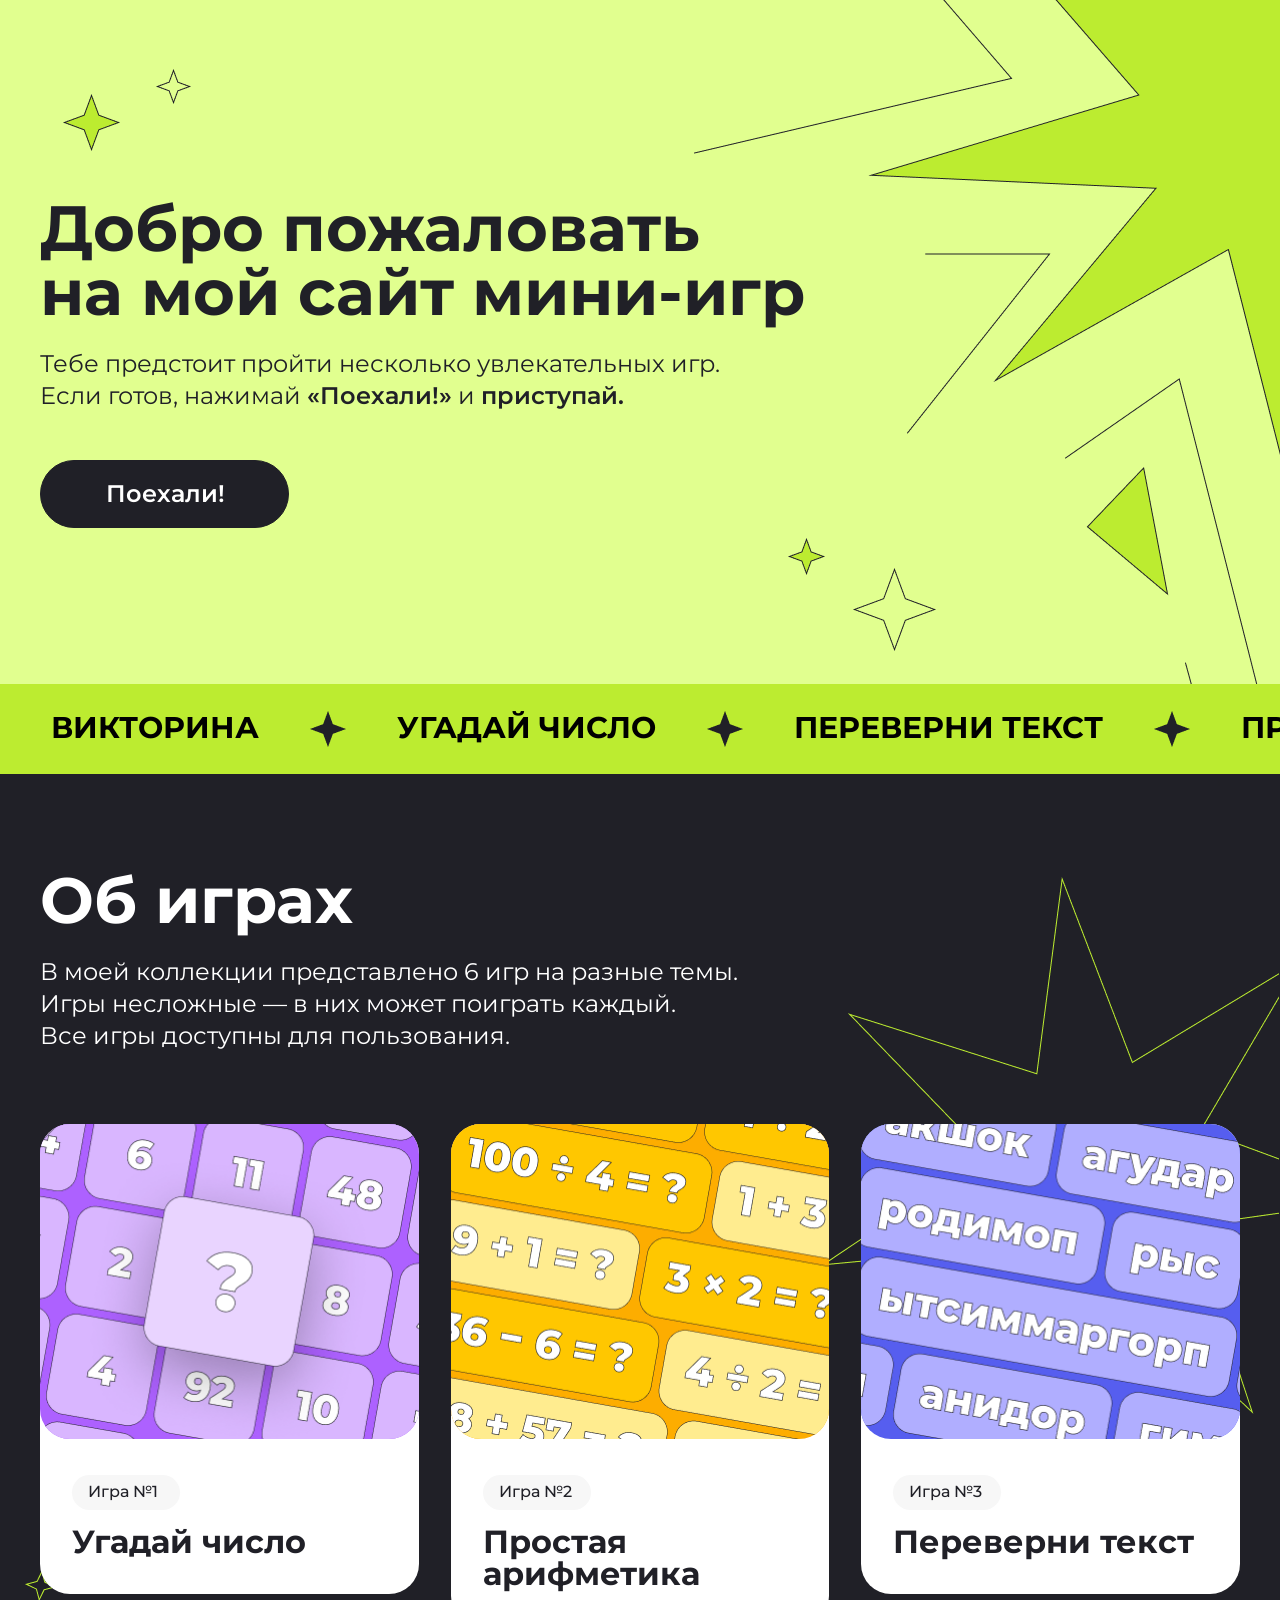
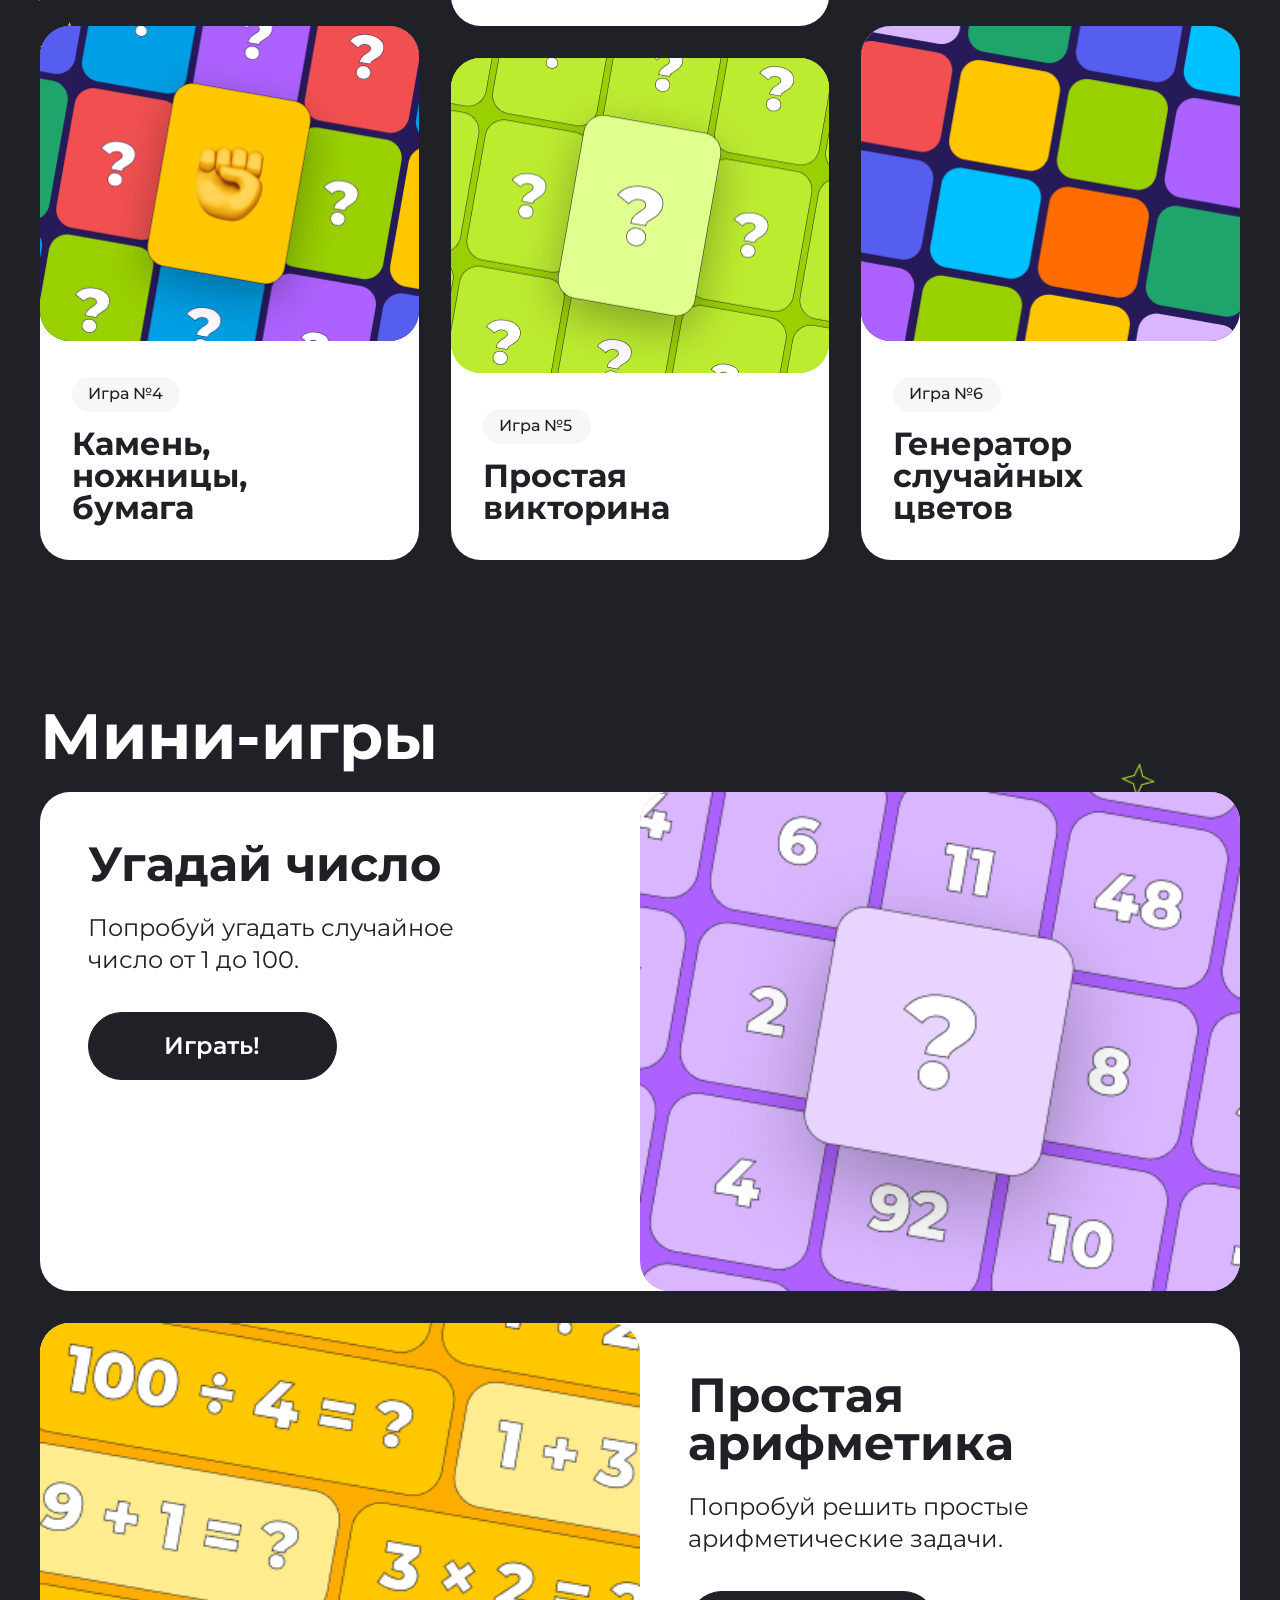
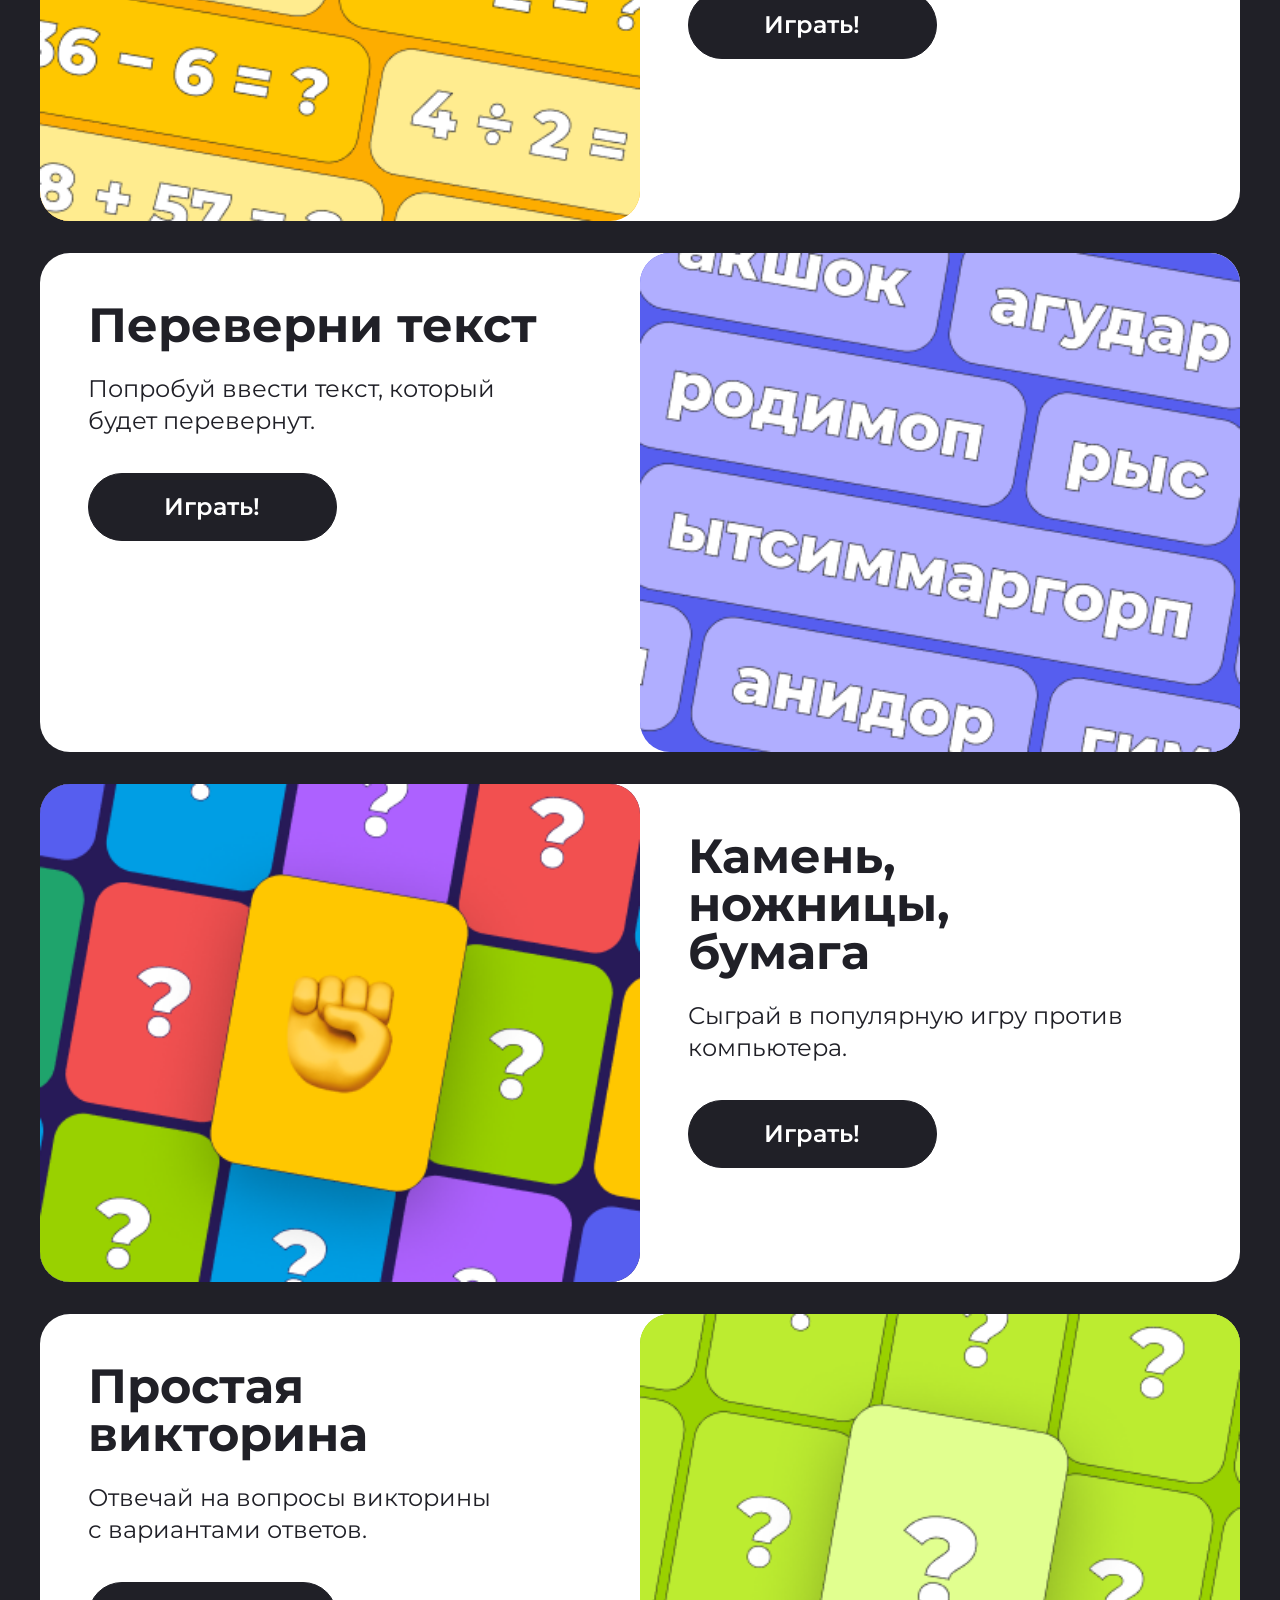
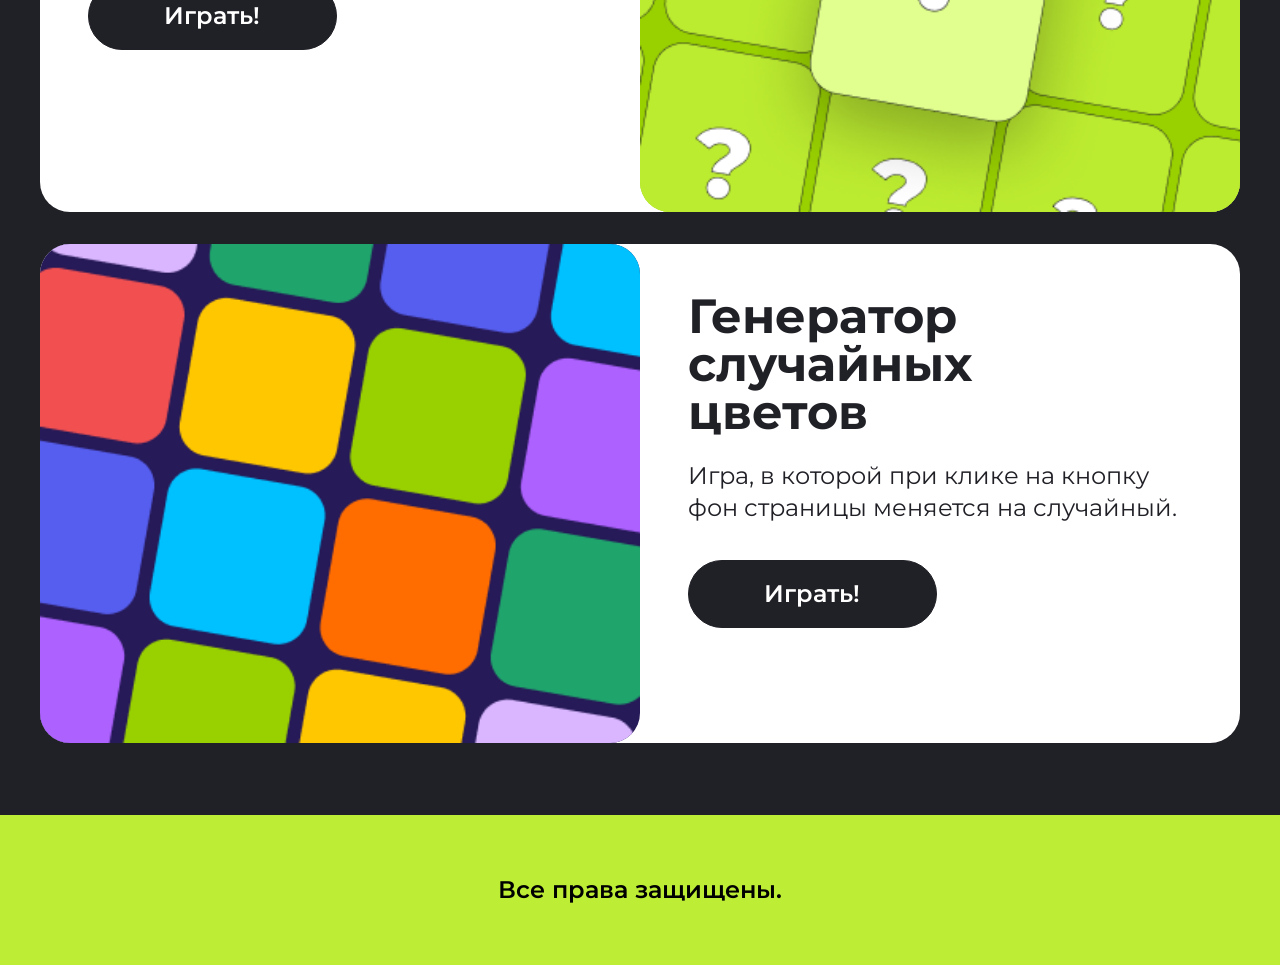
<file: index.html>
<!DOCTYPE html>
<html lang="en">
<head>
    <meta charset="UTF-8">
    <meta http-equiv="X-UA-Compatible" content="IE=edge">
    <meta name="viewport" content="width=device-width, initial-scale=1.0">
    <title>M-G</title>
    <link rel="stylesheet" href="style.css">
    <link rel="preconnect" href="https://fonts.googleapis.com">
    <link rel="preconnect" href="https://fonts.gstatic.com" crossorigin>
    <link href="https://fonts.googleapis.com/css2?family=Montserrat:ital,wght@0,100..900;1,100..900&family=Poppins:ital,wght@0,100;0,200;0,300;0,400;0,500;0,600;0,700;0,800;0,900;1,100;1,200;1,300;1,400;1,500;1,600;1,700;1,800;1,900&display=swap" rel="stylesheet">
</head>
<body>
    <section class="main-page">
        <header class="header center">
            <div class="background">
                <span><img class="background__image-1" src="Image/Group-stars.png" alt="*"></span>
                <span><img class="background__image-2" src="Image/Transparent-star.png" alt="*"></span>
                <span><img class="background__image-3" src="Image/Green-star.png" alt="*"></span>
                <span><img class="background__image-4" src="Image/Transparent-star-small.png" alt="*"></span>
                <span><img class="background__image-5" src="Image/Green-star-big.png" alt="*"></span>
                <span><img class="background__image-6" src="Image/Star-mobile.png" alt="*"></span>
            </div>
            <div class="welcom">
                <h1 class="welcom__greeting">Добро пожаловать <br>на мой сайт мини-игр</h1>
                <p class="welcom__description">Тебе предстоит пройти несколько увлекательных игр. 
                    <br>Если готов, нажимай <b class="welcom__description-weight">«Поехали!»</b> и <b class="welcom__description-weight">приступай.</b></p>
                <a class="welcom__start" href="#GO">Поехали!</a>
            </div>     
        </header>
    </section>
    <div class="scroll-bar">
        <div class="scroll-bar__list">
            <span class="scroll-bar__name">ВИКТОРИНА</span>
            <span><img class="scroll-bar__star" src="Image/Black-star.png" alt="*"></span>
            <span class="scroll-bar__name">УГАДАЙ ЧИСЛО</span>
            <span><img class="scroll-bar__star" src="Image/Black-star.png" alt="*"></span>
            <span class="scroll-bar__name">ПЕРЕВЕРНИ ТЕКСТ</span>
            <span><img class="scroll-bar__star" src="Image/Black-star.png" alt="*"></span>
            <span class="scroll-bar__name">ПРОСТАЯ АРИФМЕТИКА</span>
            <span><img class="scroll-bar__star" src="Image/Black-star.png" alt="*"></span>
            <span class="scroll-bar__name">КАМЕНЬ, НОЖНИЦЫ, БУМАГА</span>
            <span><img class="scroll-bar__star" src="Image/Black-star.png" alt="*"></span>
            <span class="scroll-bar__name">ГЕНЕРАТОР СЛУЧАЙНЫХ ЦВЕТОВ</span>
            <span><img class="scroll-bar__star" src="Image/Black-star.png" alt="*"></span>
            <span class="scroll-bar__name">ВИКТОРИНА</span>
            <span><img class="scroll-bar__star" src="Image/Black-star.png" alt="*"></span>
            <span class="scroll-bar__name">УГАДАЙ ЧИСЛО</span>
            <span><img class="scroll-bar__star" src="Image/Black-star.png" alt="*"></span>
            <span class="scroll-bar__name">ПЕРЕВЕРНИ ТЕКСТ</span>
            <span><img class="scroll-bar__star" src="Image/Black-star.png" alt="*"></span>
            <span class="scroll-bar__name">ПРОСТАЯ АРИФМЕТИКА</span>
            <span><img class="scroll-bar__star" src="Image/Black-star.png" alt="*"></span>
            <span class="scroll-bar__name">КАМЕНЬ, НОЖНИЦЫ, БУМАГА</span>
            <span><img class="scroll-bar__star" src="Image/Black-star.png" alt="*"></span>
            <span class="scroll-bar__name">ГЕНЕРАТОР СЛУЧАЙНЫХ ЦВЕТОВ</span>
            <span><img class="scroll-bar__star" src="Image/Black-star.png" alt="*"></span>
            <span class="scroll-bar__name">ВИКТОРИНА</span>
            <span><img class="scroll-bar__star" src="Image/Black-star.png" alt="*"></span>
            <span class="scroll-bar__name">УГАДАЙ ЧИСЛО</span>
            <span><img class="scroll-bar__star" src="Image/Black-star.png" alt="*"></span>
            <span class="scroll-bar__name">ПЕРЕВЕРНИ ТЕКСТ</span>
            <span><img class="scroll-bar__star" src="Image/Black-star.png" alt="*"></span>
            <span class="scroll-bar__name">ПРОСТАЯ АРИФМЕТИКА</span>
            <span><img class="scroll-bar__star" src="Image/Black-star.png" alt="*"></span>
            <span class="scroll-bar__name">КАМЕНЬ, НОЖНИЦЫ, БУМАГА</span>
            <span><img class="scroll-bar__star" src="Image/Black-star.png" alt="*"></span>
            <span class="scroll-bar__name">ГЕНЕРАТОР СЛУЧАЙНЫХ ЦВЕТОВ</span>
            <span><img class="scroll-bar__star" src="Image/Black-star.png" alt="*"></span>
        </div>
    </div>
    <section class="about center">
        <div class="about__image">
            <span><img class="about__image-1" src="Image/BG-star-big.png" alt="*"></span>
            <span><img class="about__image-2" src="Image/BG-star-medium.png" alt="*"></span>
            <span><img class="about__image-3" src="Image/BG-star-small.png" alt="*"></span>
        </div>
        <h2 class="section-header" id="GO">Об играх</h2>
        <p class="about__info">В моей коллекции представлено 6 игр на разные темы.
            <br>Игры несложные — в них может поиграть каждый.
            <br>Все игры доступны для пользования.</p>
        <div class="game">
            <div class="game__block">
                <a class="game__link" href="#Number">
                    <div class="game__cart">
                        <img class="game__image game__image-number" src="Image/Guess-the-number-1.png" alt="Угадай число">
                        <p class="game__number">Игра №1</p>
                        <h3 class="game__name">Угадай число</h3>
                    </div>
                </a>
                <a class="game__link" href="#RSP">
                    <div class="game__cart game__cart-big">
                        <img class="game__image game__image-rsp" src="Image/RSP.png" alt="Камень, ножницы, бумага">
                        <p class="game__number">Игра №4</p>
                        <h3 class="game__name">Камень, <br>ножницы, <br>бумага</h3>
                    </div>
                </a>
            </div>
            <div class="game__block">
                <a class="game__link" href="#Arithmetic">
                    <div class="game__cart game__cart-big">
                        <img class="game__image game__image-arithmetic" src="Image/Arithmetic.png" alt="Простая арифметика">
                        <p class="game__number">Игра №2</p>
                        <h3 class="game__name">Простая <br>арифметика</h3>
                    </div>
                </a>
                <a class="game__link" href="#Quiz">
                    <div class="game__cart">
                        <img class="game__image game__image-quiz" src="Image/Quiz.png" alt="Простая викторина">
                        <p class="game__number">Игра №5</p>
                        <h3 class="game__name">Простая <br>викторина</h3>
                    </div>
                </a>
            </div>
            <div class="game__block">
                <a class="game__link" href="#Turn">
                    <div class="game__cart">
                        <img class="game__image game__image-turn" src="Image/Turn.png" alt="Переверн текст">
                        <p class="game__number">Игра №3</p>
                        <h3 class="game__name">Переверни текст</h3>
                    </div>
                </a>
                <a class="game__link" href="#Generator">
                    <div class="game__cart game__cart-big">
                        <img class="game__image game__image-generator" src="Image/Generator.png" alt="Генератор случайных цветов">
                        <p class="game__number">Игра №6</p>
                        <h3 class="game__name">Генератор <br>случайных <br>цветов</h3>
                    </div>
                </a>
            </div>
        </div>
    </section>
    <section class="mini-game center">
        <div class="mini-game__image">
            <span><img class="mini-game__image-1" src="Image/BG-star-medium.png" alt="*"></span>
            <span><img class="mini-game__image-2" src="Image/BG-star-small.png" alt="*"></span>
        </div>
        <h2 class="section-header">Мини-игры</h2>
        <div class="play">
            <div class="play__block play__left">
                <div class="play__cart" id="Number">
                    <h3 class="play__name">Угадай число</h3>
                    <p class="play__about">Попробуй угадать случайное <br>число от 1 до 100.</p>
                    <a class="play__link" href="number.html">Играть!</a>
                </div>
                <div class="play__color">
                    <img class="play__image play__image-number" src="Image/Guess-the-number-1.png" alt="Угадай число">
                </div>
            </div>
            <div class="play__block play__right">
                <div class="play__cart" id="Arithmetic">
                    <h3 class="play__name">Простая <br>арифметика</h3>
                    <p class="play__about">Попробуй решить простые арифметические задачи.</p>
                    <a class="play__link" href="arithmetic.html">Играть!</a>
                </div>
                <div class="play__color">
                    <img class="play__image play__image-arithmetic" src="Image/Arithmetic.png" alt="Угадай число">
                </div>
            </div>
            <div class="play__block play__left">
                <div class="play__cart" id="Turn">
                    <h3 class="play__name">Переверни текст</h3>
                    <p class="play__about">Попробуй ввести текст, который <br>будет перевернут.</p>
                    <a class="play__link" href="turnText.html">Играть!</a>
                </div>
                <div class="play__color">
                    <img class="play__image play__image-turn" src="Image/Turn.png" alt="Угадай число">
                </div>
            </div>
            <div class="play__block play__right">
                <div class="play__cart" id="RSP">
                    <h3 class="play__name">Камень, <br>ножницы, <br>бумага</h3>
                    <p class="play__about">Сыграй в популярную игру против компьютера.</p>
                    <a class="play__link" href="rsp.html">Играть!</a>
                </div>
                <div class="play__color">
                    <img class="play__image play__image-rsp" src="Image/RSP.png" alt="Угадай число">
                </div>
            </div>
            <div class="play__block play__left">
                <div class="play__cart" id="Quiz">
                    <h3 class="play__name">Простая <br>викторина</h3>
                    <p class="play__about">Отвечай на вопросы викторины <br>с вариантами ответов.</p>
                    <a class="play__link" href="quiz.html">Играть!</a>
                </div>
                <div class="play__color">
                    <img class="play__image play__image-quiz" src="Image/Quiz.png" alt="Угадай число">
                </div>
            </div>
            <div class="play__block play__right">
                <div class="play__cart" id="Generator">
                    <h3 class="play__name">Генератор <br>случайных <br>цветов</h3>
                    <p class="play__about">Игра, в которой при клике на кнопку фон страницы меняется на случайный.</p>
                    <a class="play__link" href="generatorColor.html">Играть!</a>
                </div>
                <div class="play__color">
                  <img class="play__image play__image-generator" src="Image/Generator.png" alt="Угадай число">
                </div>
            </div>
        </div>
    </section>
    <footer class="footer">
        <p class="footer__text">Все права защищены.</p>
    </footer>
</body>
</html>
</file>
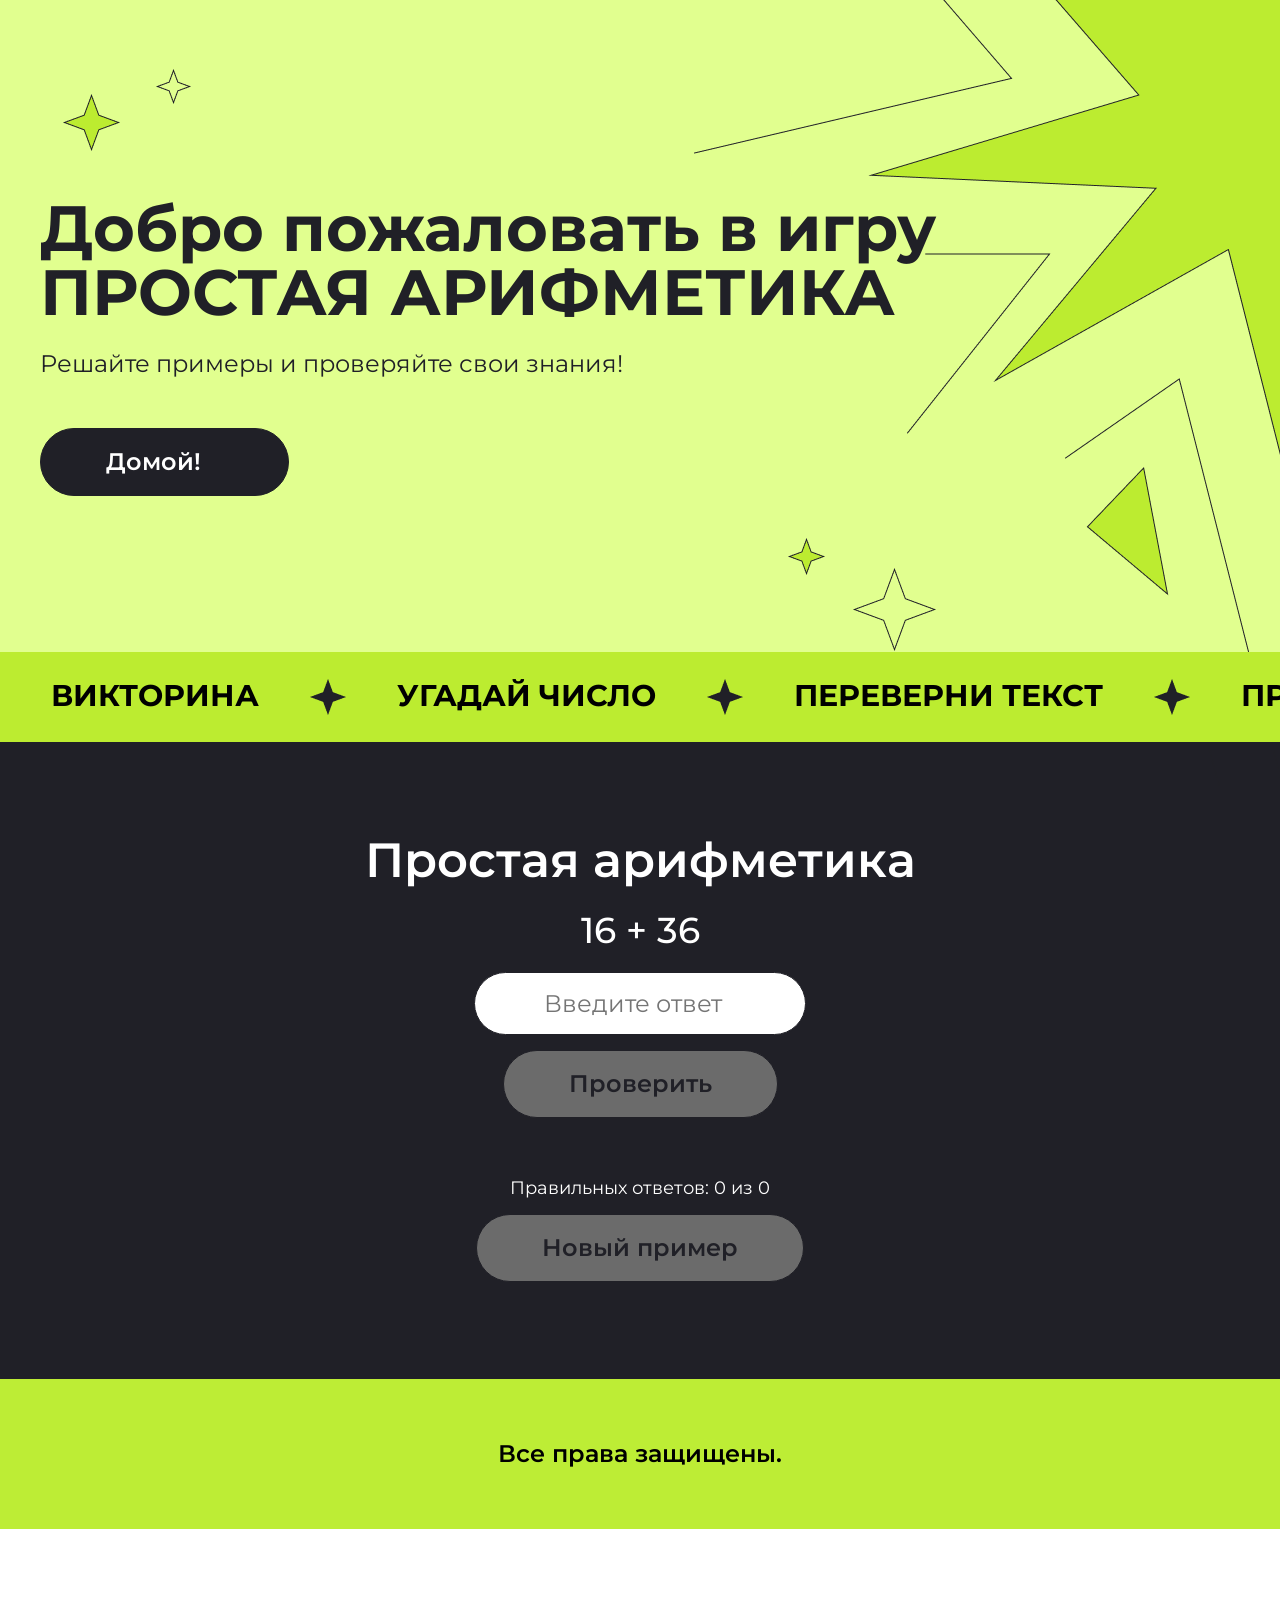
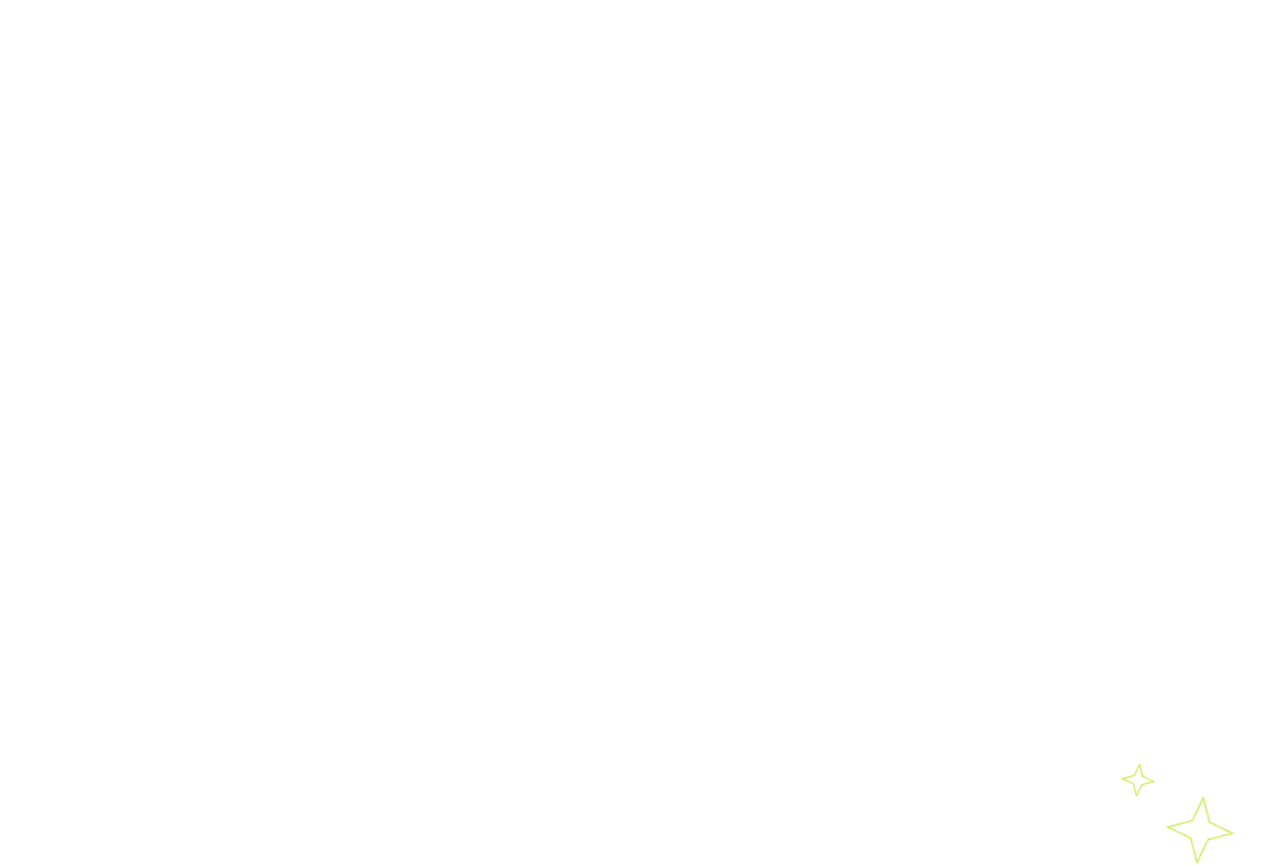
<file: arithmetic.html>
<!DOCTYPE html>
<html lang="en">
<head>
    <meta charset="UTF-8">
    <meta http-equiv="X-UA-Compatible" content="IE=edge">
    <meta name="viewport" content="width=device-width, initial-scale=1.0">
    <title>Простая арифметика</title>
    <link rel="stylesheet" href="style.css">
    <link rel="preconnect" href="https://fonts.googleapis.com">
    <link rel="preconnect" href="https://fonts.gstatic.com" crossorigin>
    <link href="https://fonts.googleapis.com/css2?family=Montserrat:ital,wght@0,100..900;1,100..900&family=Poppins:ital,wght@0,100;0,200;0,300;0,400;0,500;0,600;0,700;0,800;0,900;1,100;1,200;1,300;1,400;1,500;1,600;1,700;1,800;1,900&display=swap" rel="stylesheet">
</head>
<body>
    <section class="main-page">
        <header class="header center">
            <div class="background">
                <span><img class="background__image-1" src="Image/Group-stars.png" alt="*"></span>
                <span><img class="background__image-2" src="Image/Transparent-star.png" alt="*"></span>
                <span><img class="background__image-3" src="Image/Green-star.png" alt="*"></span>
                <span><img class="background__image-4" src="Image/Transparent-star-small.png" alt="*"></span>
                <span><img class="background__image-5" src="Image/Green-star-big.png" alt="*"></span>
                <span><img class="background__image-6" src="Image/Star-mobile.png" alt="*"></span>
            </div>
            <div class="welcom">
                <h1 class="welcom__greeting">Добро пожаловать в игру <br>ПРОСТАЯ АРИФМЕТИКА</h1>
                <p class="welcom__description">Решайте примеры и проверяйте свои знания!</p>
                <a class="welcom__start" href="index.html">Домой!</a>
            </div>          
        </header>
    </section>
    <div class="scroll-bar">
        <div class="scroll-bar__list">
            <span class="scroll-bar__name">ВИКТОРИНА</span>
            <span><img class="scroll-bar__star" src="Image/Black-star.png" alt="*"></span>
            <span class="scroll-bar__name">УГАДАЙ ЧИСЛО</span>
            <span><img class="scroll-bar__star" src="Image/Black-star.png" alt="*"></span>
            <span class="scroll-bar__name">ПЕРЕВЕРНИ ТЕКСТ</span>
            <span><img class="scroll-bar__star" src="Image/Black-star.png" alt="*"></span>
            <span class="scroll-bar__name">ПРОСТАЯ АРИФМЕТИКА</span>
            <span><img class="scroll-bar__star" src="Image/Black-star.png" alt="*"></span>
            <span class="scroll-bar__name">КАМЕНЬ, НОЖНИЦЫ, БУМАГА</span>
            <span><img class="scroll-bar__star" src="Image/Black-star.png" alt="*"></span>
            <span class="scroll-bar__name">ГЕНЕРАТОР СЛУЧАЙНЫХ ЦВЕТОВ</span>
            <span><img class="scroll-bar__star" src="Image/Black-star.png" alt="*"></span>
            <span class="scroll-bar__name">ВИКТОРИНА</span>
            <span><img class="scroll-bar__star" src="Image/Black-star.png" alt="*"></span>
            <span class="scroll-bar__name">УГАДАЙ ЧИСЛО</span>
            <span><img class="scroll-bar__star" src="Image/Black-star.png" alt="*"></span>
            <span class="scroll-bar__name">ПЕРЕВЕРНИ ТЕКСТ</span>
            <span><img class="scroll-bar__star" src="Image/Black-star.png" alt="*"></span>
            <span class="scroll-bar__name">ПРОСТАЯ АРИФМЕТИКА</span>
            <span><img class="scroll-bar__star" src="Image/Black-star.png" alt="*"></span>
            <span class="scroll-bar__name">КАМЕНЬ, НОЖНИЦЫ, БУМАГА</span>
            <span><img class="scroll-bar__star" src="Image/Black-star.png" alt="*"></span>
            <span class="scroll-bar__name">ГЕНЕРАТОР СЛУЧАЙНЫХ ЦВЕТОВ</span>
            <span><img class="scroll-bar__star" src="Image/Black-star.png" alt="*"></span>
            <span class="scroll-bar__name">ВИКТОРИНА</span>
            <span><img class="scroll-bar__star" src="Image/Black-star.png" alt="*"></span>
            <span class="scroll-bar__name">УГАДАЙ ЧИСЛО</span>
            <span><img class="scroll-bar__star" src="Image/Black-star.png" alt="*"></span>
            <span class="scroll-bar__name">ПЕРЕВЕРНИ ТЕКСТ</span>
            <span><img class="scroll-bar__star" src="Image/Black-star.png" alt="*"></span>
            <span class="scroll-bar__name">ПРОСТАЯ АРИФМЕТИКА</span>
            <span><img class="scroll-bar__star" src="Image/Black-star.png" alt="*"></span>
            <span class="scroll-bar__name">КАМЕНЬ, НОЖНИЦЫ, БУМАГА</span>
            <span><img class="scroll-bar__star" src="Image/Black-star.png" alt="*"></span>
            <span class="scroll-bar__name">ГЕНЕРАТОР СЛУЧАЙНЫХ ЦВЕТОВ</span>
            <span><img class="scroll-bar__star" src="Image/Black-star.png" alt="*"></span>
        </div>
    </div>
    <section class="mini-game center">
        <div class="mini-game__image">
            <span><img class="mini-game__image-1" src="Image/BG-star-medium.png" alt="*"></span>
            <span><img class="mini-game__image-2" src="Image/BG-star-small.png" alt="*"></span>
        </div>  
        <div class="arithmetic">
            <h1 class="arithmetic__name">Простая арифметика</h1>
            <p class="arithmetic__task" id="task">Пример появится здесь</p>
            <input class="arithmetic__input" type="number" id="answerInput" placeholder="Введите ответ">
            <button class="arithmetic__button" id="checkBtn">Проверить</button>
            <div class="arithmetic__result" id="result"></div>
            <div class="arithmetic__score" id="score">Правильных ответов: 0 из 0</div>
            <button class="arithmetic__button" id="newTaskBtn">Новый пример</button>
        </div>
    </section>  

    <footer class="footer">
        <p class="footer__text">Все права защищены.</p>
    </footer>
    <script src="arithmeticScript.js"></script>
</body>
</html>
</file>
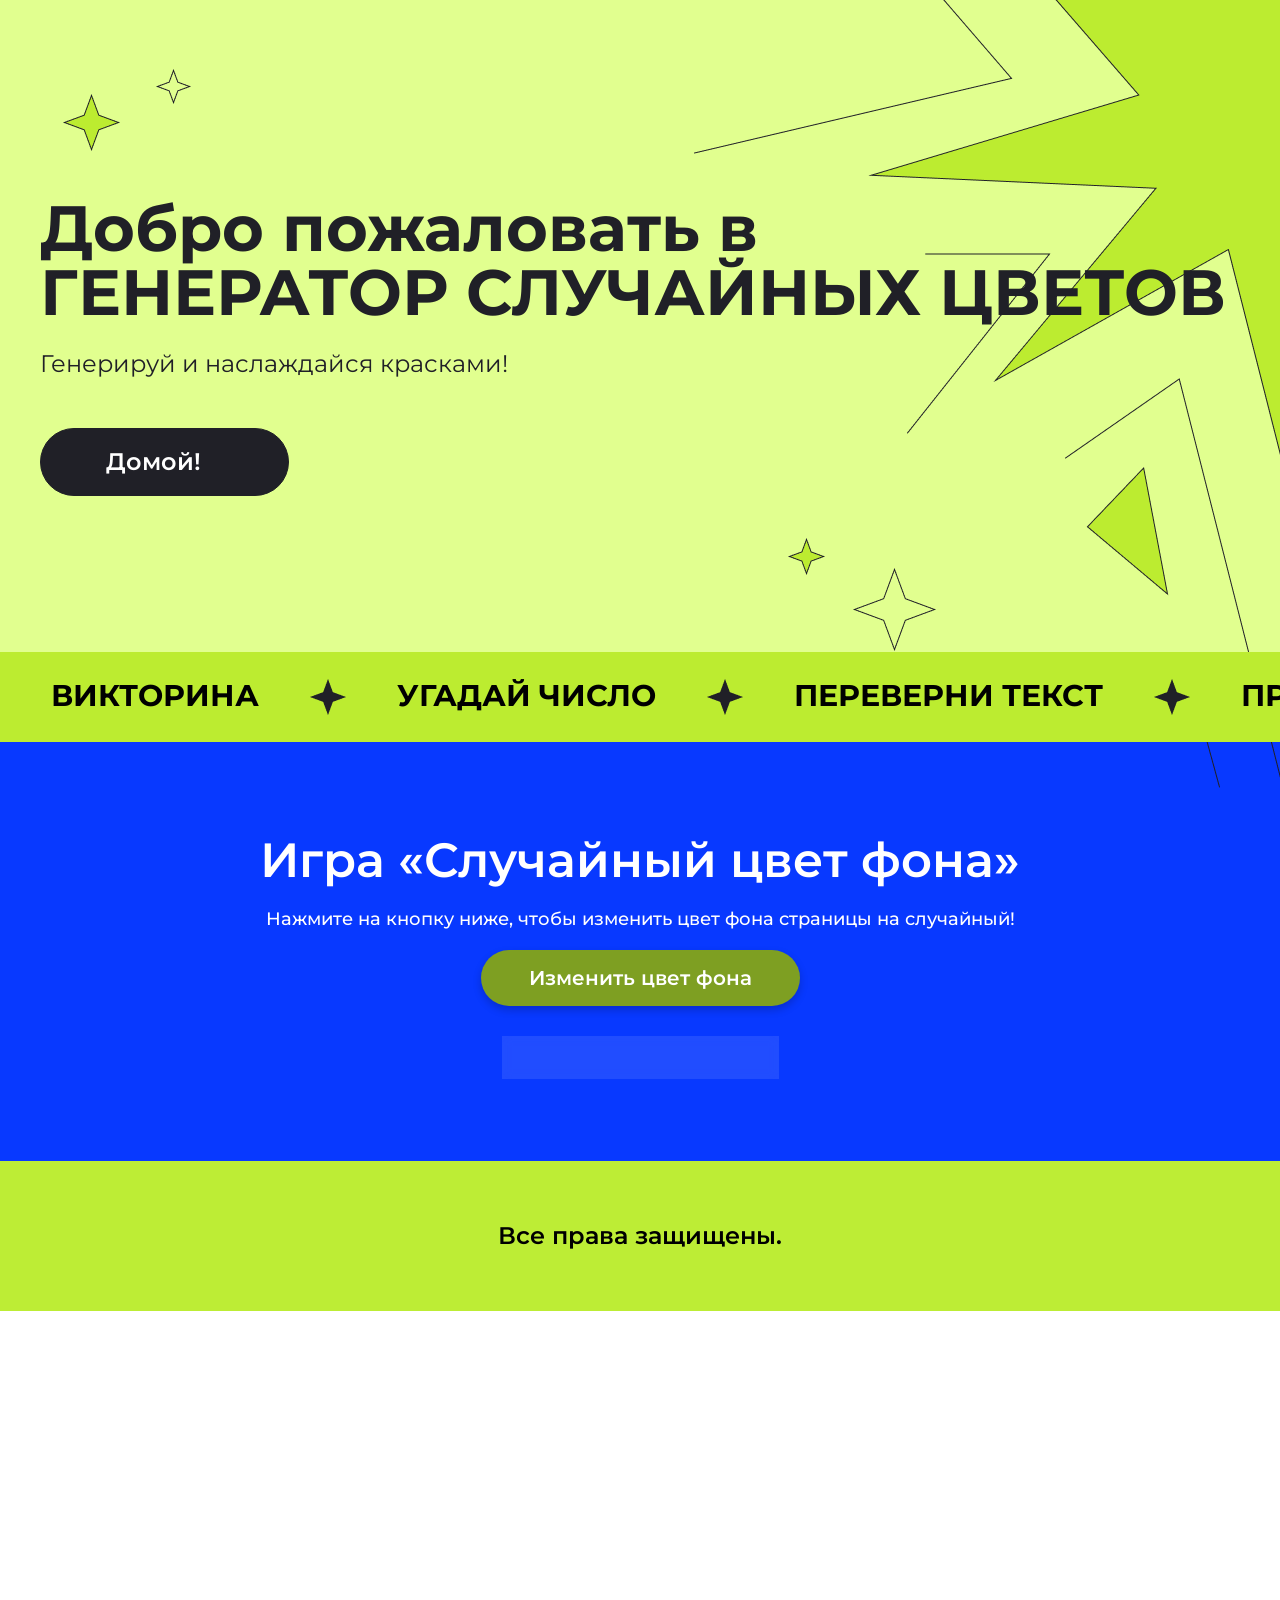
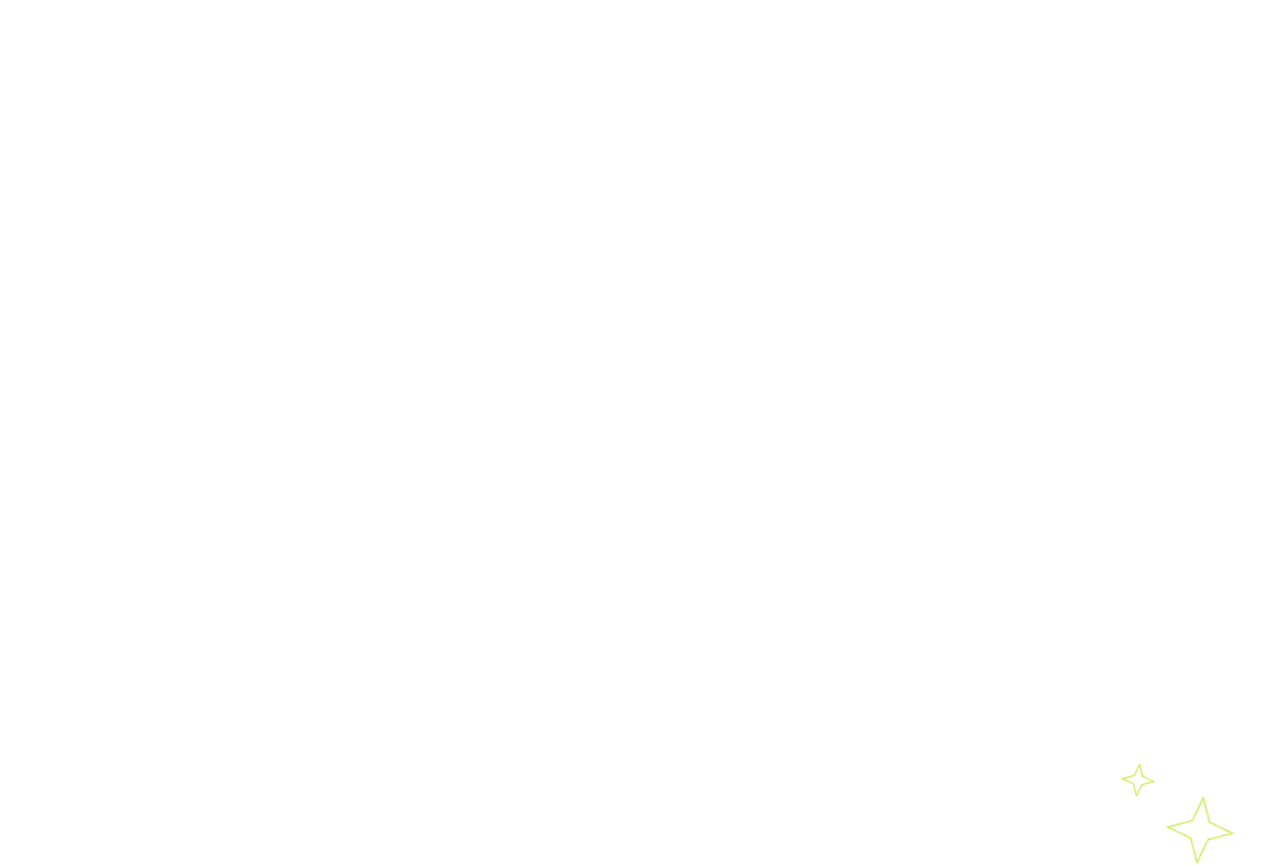
<file: generatorColor.html>
<!DOCTYPE html>
<html lang="en">
<head>
    <meta charset="UTF-8">
    <meta http-equiv="X-UA-Compatible" content="IE=edge">
    <meta name="viewport" content="width=device-width, initial-scale=1.0">
    <title>Генератор случайных цветов</title>
    <link rel="stylesheet" href="style.css">
    <link rel="preconnect" href="https://fonts.googleapis.com">
    <link rel="preconnect" href="https://fonts.gstatic.com" crossorigin>
    <link href="https://fonts.googleapis.com/css2?family=Montserrat:ital,wght@0,100..900;1,100..900&family=Poppins:ital,wght@0,100;0,200;0,300;0,400;0,500;0,600;0,700;0,800;0,900;1,100;1,200;1,300;1,400;1,500;1,600;1,700;1,800;1,900&display=swap" rel="stylesheet">
</head>
<body>
    <section class="main-page">
        <header class="header center">
            <div class="background">
                <span><img class="background__image-1" src="Image/Group-stars.png" alt="*"></span>
                <span><img class="background__image-2" src="Image/Transparent-star.png" alt="*"></span>
                <span><img class="background__image-3" src="Image/Green-star.png" alt="*"></span>
                <span><img class="background__image-4" src="Image/Transparent-star-small.png" alt="*"></span>
                <span><img class="background__image-5" src="Image/Green-star-big.png" alt="*"></span>
                <span><img class="background__image-6" src="Image/Star-mobile.png" alt="*"></span>
            </div>
            <div class="welcom">
                <h1 class="welcom__greeting">Добро пожаловать в <br>ГЕНЕРАТОР СЛУЧАЙНЫХ ЦВЕТОВ</h1>
                <p class="welcom__description">Генерируй и наслаждайся красками!</p>
                <a class="welcom__start" href="index.html">Домой!</a>
            </div>        
        </header>
    </section>
    <div class="scroll-bar">
        <div class="scroll-bar__list">
            <span class="scroll-bar__name">ВИКТОРИНА</span>
            <span><img class="scroll-bar__star" src="Image/Black-star.png" alt="*"></span>
            <span class="scroll-bar__name">УГАДАЙ ЧИСЛО</span>
            <span><img class="scroll-bar__star" src="Image/Black-star.png" alt="*"></span>
            <span class="scroll-bar__name">ПЕРЕВЕРНИ ТЕКСТ</span>
            <span><img class="scroll-bar__star" src="Image/Black-star.png" alt="*"></span>
            <span class="scroll-bar__name">ПРОСТАЯ АРИФМЕТИКА</span>
            <span><img class="scroll-bar__star" src="Image/Black-star.png" alt="*"></span>
            <span class="scroll-bar__name">КАМЕНЬ, НОЖНИЦЫ, БУМАГА</span>
            <span><img class="scroll-bar__star" src="Image/Black-star.png" alt="*"></span>
            <span class="scroll-bar__name">ГЕНЕРАТОР СЛУЧАЙНЫХ ЦВЕТОВ</span>
            <span><img class="scroll-bar__star" src="Image/Black-star.png" alt="*"></span>
            <span class="scroll-bar__name">ВИКТОРИНА</span>
            <span><img class="scroll-bar__star" src="Image/Black-star.png" alt="*"></span>
            <span class="scroll-bar__name">УГАДАЙ ЧИСЛО</span>
            <span><img class="scroll-bar__star" src="Image/Black-star.png" alt="*"></span>
            <span class="scroll-bar__name">ПЕРЕВЕРНИ ТЕКСТ</span>
            <span><img class="scroll-bar__star" src="Image/Black-star.png" alt="*"></span>
            <span class="scroll-bar__name">ПРОСТАЯ АРИФМЕТИКА</span>
            <span><img class="scroll-bar__star" src="Image/Black-star.png" alt="*"></span>
            <span class="scroll-bar__name">КАМЕНЬ, НОЖНИЦЫ, БУМАГА</span>
            <span><img class="scroll-bar__star" src="Image/Black-star.png" alt="*"></span>
            <span class="scroll-bar__name">ГЕНЕРАТОР СЛУЧАЙНЫХ ЦВЕТОВ</span>
            <span><img class="scroll-bar__star" src="Image/Black-star.png" alt="*"></span>
            <span class="scroll-bar__name">ВИКТОРИНА</span>
            <span><img class="scroll-bar__star" src="Image/Black-star.png" alt="*"></span>
            <span class="scroll-bar__name">УГАДАЙ ЧИСЛО</span>
            <span><img class="scroll-bar__star" src="Image/Black-star.png" alt="*"></span>
            <span class="scroll-bar__name">ПЕРЕВЕРНИ ТЕКСТ</span>
            <span><img class="scroll-bar__star" src="Image/Black-star.png" alt="*"></span>
            <span class="scroll-bar__name">ПРОСТАЯ АРИФМЕТИКА</span>
            <span><img class="scroll-bar__star" src="Image/Black-star.png" alt="*"></span>
            <span class="scroll-bar__name">КАМЕНЬ, НОЖНИЦЫ, БУМАГА</span>
            <span><img class="scroll-bar__star" src="Image/Black-star.png" alt="*"></span>
            <span class="scroll-bar__name">ГЕНЕРАТОР СЛУЧАЙНЫХ ЦВЕТОВ</span>
            <span><img class="scroll-bar__star" src="Image/Black-star.png" alt="*"></span>
        </div>
    </div>

    <section class="mini-game center">
        <div class="mini-game__image">
            <span><img class="mini-game__image-1" src="Image/BG-star-medium.png" alt="*"></span>
            <span><img class="mini-game__image-2" src="Image/BG-star-small.png" alt="*"></span>
        </div>
        <div class="color">
            <h1 class="color__title">Игра «Случайный цвет фона»</h1>
            <p class="color__about">Нажмите на кнопку ниже, чтобы изменить цвет фона страницы на случайный!</p>
            <button class="color__button" id="changeColorBtn">Изменить цвет фона</button>
            <div class="current-color" id="currentColorInfo">Текущий цвет: не выбран</div>
        </div>
    </section>

    <footer class="footer">
        <p class="footer__text">Все права защищены.</p>
    </footer>
    <script src="generatorColorScript.js"></script>
</body>
</html>
</file>
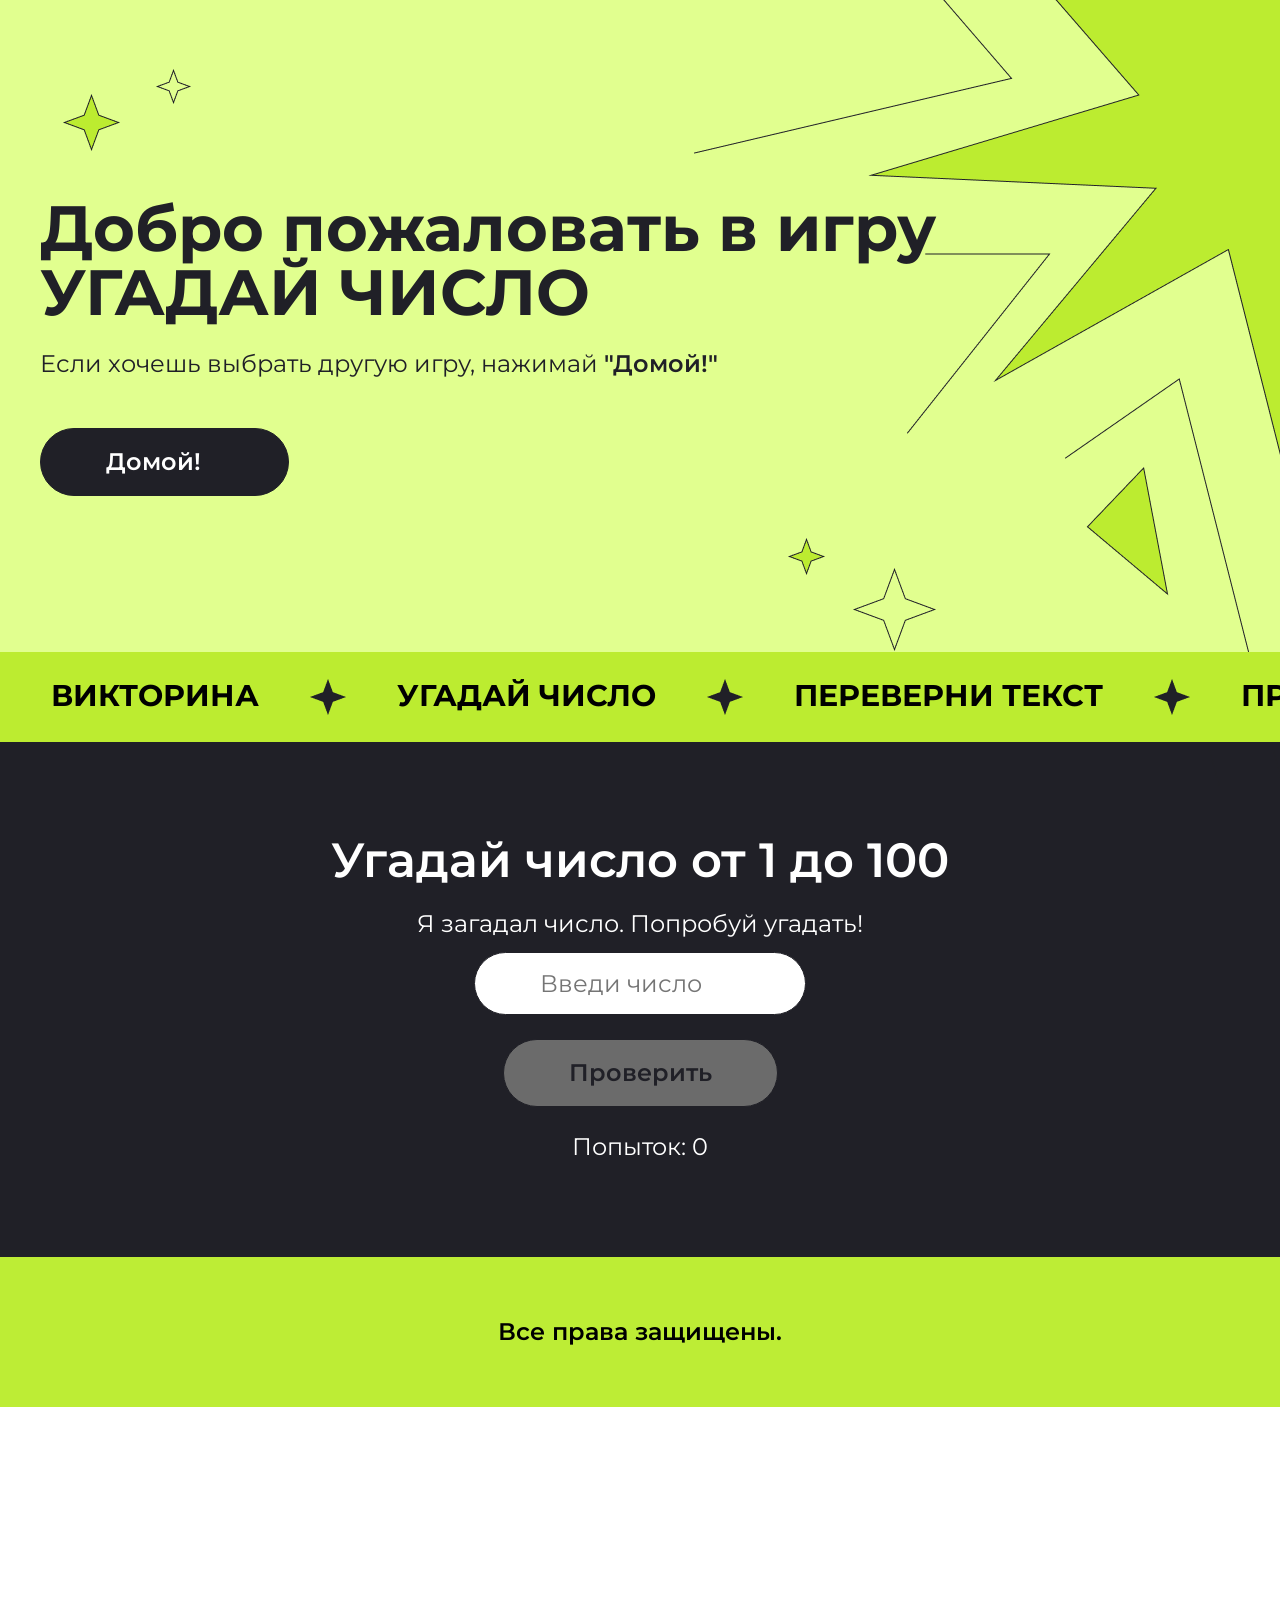
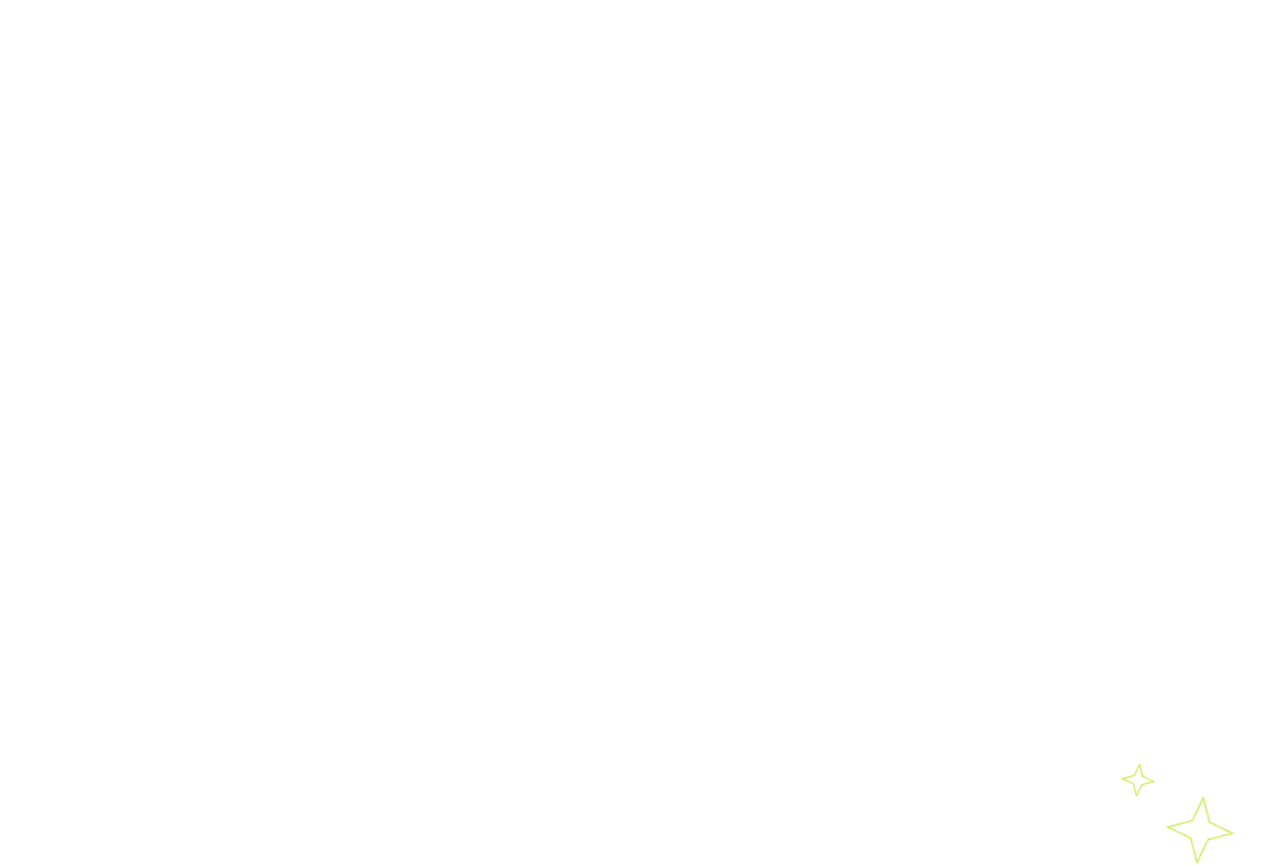
<file: number.html>
<!DOCTYPE html>
<html lang="en">
<head>
    <meta charset="UTF-8">
    <meta http-equiv="X-UA-Compatible" content="IE=edge">
    <meta name="viewport" content="width=device-width, initial-scale=1.0">
    <title>Number</title>
    <link rel="stylesheet" href="style.css">
    <link rel="preconnect" href="https://fonts.googleapis.com">
    <link rel="preconnect" href="https://fonts.gstatic.com" crossorigin>
    <link href="https://fonts.googleapis.com/css2?family=Montserrat:ital,wght@0,100..900;1,100..900&family=Poppins:ital,wght@0,100;0,200;0,300;0,400;0,500;0,600;0,700;0,800;0,900;1,100;1,200;1,300;1,400;1,500;1,600;1,700;1,800;1,900&display=swap" rel="stylesheet">
</head>
<body>
    <section class="main-page">
        <header class="header center">
            <div class="background">
                <span><img class="background__image-1" src="Image/Group-stars.png" alt="*"></span>
                <span><img class="background__image-2" src="Image/Transparent-star.png" alt="*"></span>
                <span><img class="background__image-3" src="Image/Green-star.png" alt="*"></span>
                <span><img class="background__image-4" src="Image/Transparent-star-small.png" alt="*"></span>
                <span><img class="background__image-5" src="Image/Green-star-big.png" alt="*"></span>
                <span><img class="background__image-6" src="Image/Star-mobile.png" alt="*"></span>
            </div>
            <div class="welcom">
                <h1 class="welcom__greeting">Добро пожаловать в игру <br>УГАДАЙ ЧИСЛО</h1>
                <p class="welcom__description">Если хочешь выбрать другую игру, нажимай <b class="welcom__description-weight">"Домой!"</b></p>
                <a class="welcom__start" href="index.html">Домой!</a>
            </div>  
        </header>
    </section>
    <div class="scroll-bar">
        <div class="scroll-bar__list">
            <span class="scroll-bar__name">ВИКТОРИНА</span>
            <span><img class="scroll-bar__star" src="Image/Black-star.png" alt="*"></span>
            <span class="scroll-bar__name">УГАДАЙ ЧИСЛО</span>
            <span><img class="scroll-bar__star" src="Image/Black-star.png" alt="*"></span>
            <span class="scroll-bar__name">ПЕРЕВЕРНИ ТЕКСТ</span>
            <span><img class="scroll-bar__star" src="Image/Black-star.png" alt="*"></span>
            <span class="scroll-bar__name">ПРОСТАЯ АРИФМЕТИКА</span>
            <span><img class="scroll-bar__star" src="Image/Black-star.png" alt="*"></span>
            <span class="scroll-bar__name">КАМЕНЬ, НОЖНИЦЫ, БУМАГА</span>
            <span><img class="scroll-bar__star" src="Image/Black-star.png" alt="*"></span>
            <span class="scroll-bar__name">ГЕНЕРАТОР СЛУЧАЙНЫХ ЦВЕТОВ</span>
            <span><img class="scroll-bar__star" src="Image/Black-star.png" alt="*"></span>
            <span class="scroll-bar__name">ВИКТОРИНА</span>
            <span><img class="scroll-bar__star" src="Image/Black-star.png" alt="*"></span>
            <span class="scroll-bar__name">УГАДАЙ ЧИСЛО</span>
            <span><img class="scroll-bar__star" src="Image/Black-star.png" alt="*"></span>
            <span class="scroll-bar__name">ПЕРЕВЕРНИ ТЕКСТ</span>
            <span><img class="scroll-bar__star" src="Image/Black-star.png" alt="*"></span>
            <span class="scroll-bar__name">ПРОСТАЯ АРИФМЕТИКА</span>
            <span><img class="scroll-bar__star" src="Image/Black-star.png" alt="*"></span>
            <span class="scroll-bar__name">КАМЕНЬ, НОЖНИЦЫ, БУМАГА</span>
            <span><img class="scroll-bar__star" src="Image/Black-star.png" alt="*"></span>
            <span class="scroll-bar__name">ГЕНЕРАТОР СЛУЧАЙНЫХ ЦВЕТОВ</span>
            <span><img class="scroll-bar__star" src="Image/Black-star.png" alt="*"></span>
            <span class="scroll-bar__name">ВИКТОРИНА</span>
            <span><img class="scroll-bar__star" src="Image/Black-star.png" alt="*"></span>
            <span class="scroll-bar__name">УГАДАЙ ЧИСЛО</span>
            <span><img class="scroll-bar__star" src="Image/Black-star.png" alt="*"></span>
            <span class="scroll-bar__name">ПЕРЕВЕРНИ ТЕКСТ</span>
            <span><img class="scroll-bar__star" src="Image/Black-star.png" alt="*"></span>
            <span class="scroll-bar__name">ПРОСТАЯ АРИФМЕТИКА</span>
            <span><img class="scroll-bar__star" src="Image/Black-star.png" alt="*"></span>
            <span class="scroll-bar__name">КАМЕНЬ, НОЖНИЦЫ, БУМАГА</span>
            <span><img class="scroll-bar__star" src="Image/Black-star.png" alt="*"></span>
            <span class="scroll-bar__name">ГЕНЕРАТОР СЛУЧАЙНЫХ ЦВЕТОВ</span>
            <span><img class="scroll-bar__star" src="Image/Black-star.png" alt="*"></span>
        </div>
    </div>
    
    <section class="mini-game center">
        <div class="mini-game__image">
            <span><img class="mini-game__image-1" src="Image/BG-star-medium.png" alt="*"></span>
            <span><img class="mini-game__image-2" src="Image/BG-star-small.png" alt="*"></span>
        </div>  
        <div class="number">
            <h1 class="number__name">Угадай число от 1 до 100</h1>
            <p class="number__about" id="message">Я загадал число. Попробуй угадать!</p>
            <input class="number__input" type="number" id="guessInput" min="1" max="100" placeholder="Введи число">
            <button class="number__button" id="submitBtn">Проверить</button>
            <div class="number__hint" id="hint"></div>
            <div class="number__about" id="attempts">Попыток: 0</div>
            <button class="number__button" id="restartBtn" style="display: none;">Начать сначала</button>
        </div>
    </section>  
    <footer class="footer">
        <p class="footer__text">Все права защищены.</p>
    </footer>
    <script src="numberScript.js"></script>
</body>
</html>
</file>
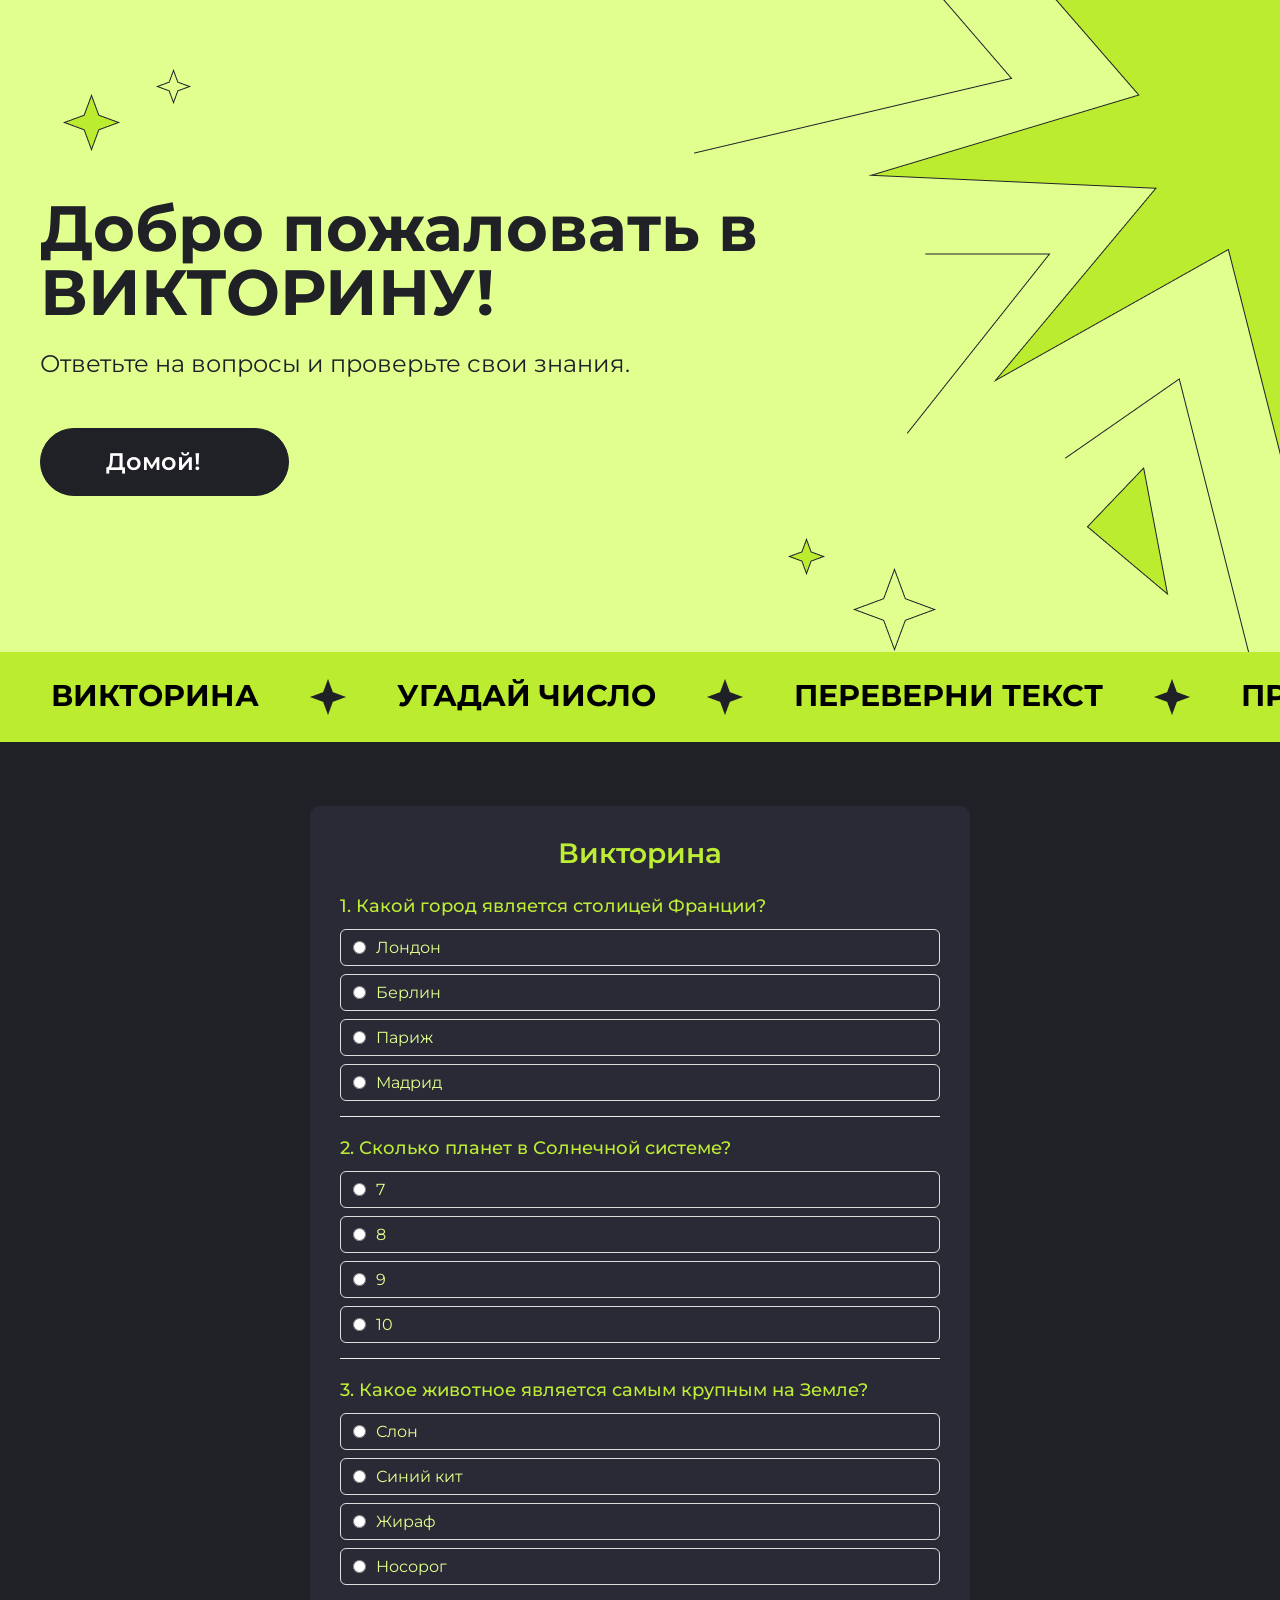
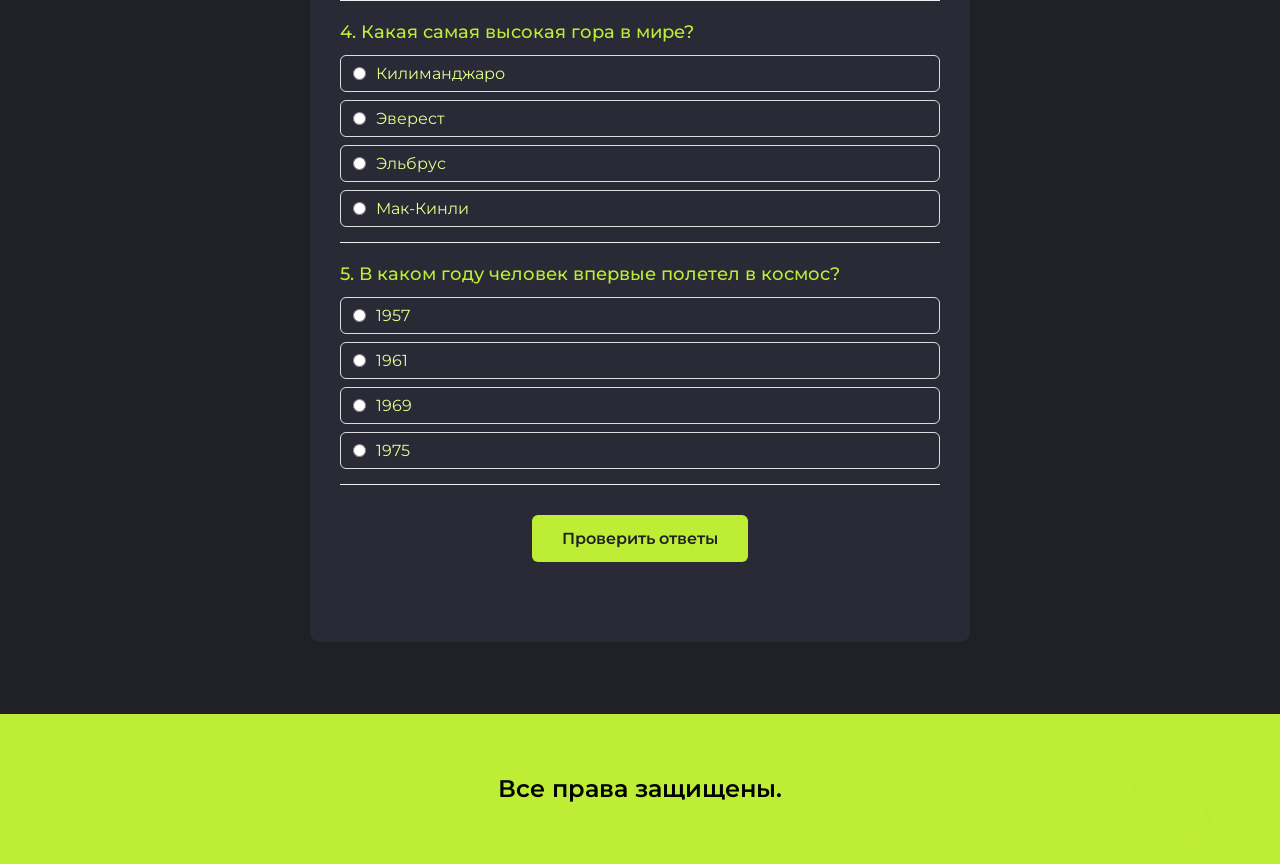
<file: quiz.html>
<!DOCTYPE html>
<html lang="en">
<head>
    <meta charset="UTF-8">
    <meta http-equiv="X-UA-Compatible" content="IE=edge">
    <meta name="viewport" content="width=device-width, initial-scale=1.0">
    <title>Викторина</title>
    <link rel="stylesheet" href="style.css">
    <link rel="preconnect" href="https://fonts.googleapis.com">
    <link rel="preconnect" href="https://fonts.gstatic.com" crossorigin>
    <link href="https://fonts.googleapis.com/css2?family=Montserrat:ital,wght@0,100..900;1,100..900&family=Poppins:ital,wght@0,100;0,200;0,300;0,400;0,500;0,600;0,700;0,800;0,900;1,100;1,200;1,300;1,400;1,500;1,600;1,700;1,800;1,900&display=swap" rel="stylesheet">
</head>
<body>
    <section class="main-page">
        <header class="header center">
            <div class="background">
                <span><img class="background__image-1" src="Image/Group-stars.png" alt="*"></span>
                <span><img class="background__image-2" src="Image/Transparent-star.png" alt="*"></span>
                <span><img class="background__image-3" src="Image/Green-star.png" alt="*"></span>
                <span><img class="background__image-4" src="Image/Transparent-star-small.png" alt="*"></span>
                <span><img class="background__image-5" src="Image/Green-star-big.png" alt="*"></span>
                <span><img class="background__image-6" src="Image/Star-mobile.png" alt="*"></span>
            </div>
            <div class="welcom">
                <h1 class="welcom__greeting">Добро пожаловать в <br>ВИКТОРИНУ!</h1>
                <p class="welcom__description">Ответьте на вопросы и проверьте свои знания.</p>
                <a class="welcom__start" href="index.html">Домой!</a>
            </div>         
        </header>
    </section>
    <div class="scroll-bar">
        <div class="scroll-bar__list">
            <span class="scroll-bar__name">ВИКТОРИНА</span>
            <span><img class="scroll-bar__star" src="Image/Black-star.png" alt="*"></span>
            <span class="scroll-bar__name">УГАДАЙ ЧИСЛО</span>
            <span><img class="scroll-bar__star" src="Image/Black-star.png" alt="*"></span>
            <span class="scroll-bar__name">ПЕРЕВЕРНИ ТЕКСТ</span>
            <span><img class="scroll-bar__star" src="Image/Black-star.png" alt="*"></span>
            <span class="scroll-bar__name">ПРОСТАЯ АРИФМЕТИКА</span>
            <span><img class="scroll-bar__star" src="Image/Black-star.png" alt="*"></span>
            <span class="scroll-bar__name">КАМЕНЬ, НОЖНИЦЫ, БУМАГА</span>
            <span><img class="scroll-bar__star" src="Image/Black-star.png" alt="*"></span>
            <span class="scroll-bar__name">ГЕНЕРАТОР СЛУЧАЙНЫХ ЦВЕТОВ</span>
            <span><img class="scroll-bar__star" src="Image/Black-star.png" alt="*"></span>
            <span class="scroll-bar__name">ВИКТОРИНА</span>
            <span><img class="scroll-bar__star" src="Image/Black-star.png" alt="*"></span>
            <span class="scroll-bar__name">УГАДАЙ ЧИСЛО</span>
            <span><img class="scroll-bar__star" src="Image/Black-star.png" alt="*"></span>
            <span class="scroll-bar__name">ПЕРЕВЕРНИ ТЕКСТ</span>
            <span><img class="scroll-bar__star" src="Image/Black-star.png" alt="*"></span>
            <span class="scroll-bar__name">ПРОСТАЯ АРИФМЕТИКА</span>
            <span><img class="scroll-bar__star" src="Image/Black-star.png" alt="*"></span>
            <span class="scroll-bar__name">КАМЕНЬ, НОЖНИЦЫ, БУМАГА</span>
            <span><img class="scroll-bar__star" src="Image/Black-star.png" alt="*"></span>
            <span class="scroll-bar__name">ГЕНЕРАТОР СЛУЧАЙНЫХ ЦВЕТОВ</span>
            <span><img class="scroll-bar__star" src="Image/Black-star.png" alt="*"></span>
            <span class="scroll-bar__name">ВИКТОРИНА</span>
            <span><img class="scroll-bar__star" src="Image/Black-star.png" alt="*"></span>
            <span class="scroll-bar__name">УГАДАЙ ЧИСЛО</span>
            <span><img class="scroll-bar__star" src="Image/Black-star.png" alt="*"></span>
            <span class="scroll-bar__name">ПЕРЕВЕРНИ ТЕКСТ</span>
            <span><img class="scroll-bar__star" src="Image/Black-star.png" alt="*"></span>
            <span class="scroll-bar__name">ПРОСТАЯ АРИФМЕТИКА</span>
            <span><img class="scroll-bar__star" src="Image/Black-star.png" alt="*"></span>
            <span class="scroll-bar__name">КАМЕНЬ, НОЖНИЦЫ, БУМАГА</span>
            <span><img class="scroll-bar__star" src="Image/Black-star.png" alt="*"></span>
            <span class="scroll-bar__name">ГЕНЕРАТОР СЛУЧАЙНЫХ ЦВЕТОВ</span>
            <span><img class="scroll-bar__star" src="Image/Black-star.png" alt="*"></span>
        </div>
    </div>
    
    <section class="mini-game center">
        <div class="mini-game__image">
            <span><img class="mini-game__image-1" src="Image/BG-star-medium.png" alt="*"></span>
            <span><img class="mini-game__image-2" src="Image/BG-star-small.png" alt="*"></span>
        </div>
        <div class="quiz">
            <div class="quiz__container">
                <h2 class="quiz__title">Викторина</h2>
                <div id="questions-container"></div>
                <button   button class="quiz__button" id="submit-btn">Проверить ответы</button>
                <div class="quiz__result" id="result"></div>
            </div>
        </div>
    </section>

    <footer class="footer">
        <p class="footer__text">Все права защищены.</p>
    </footer>
    <script src="quizScript.js"></script>
</body>
</html>
</file>
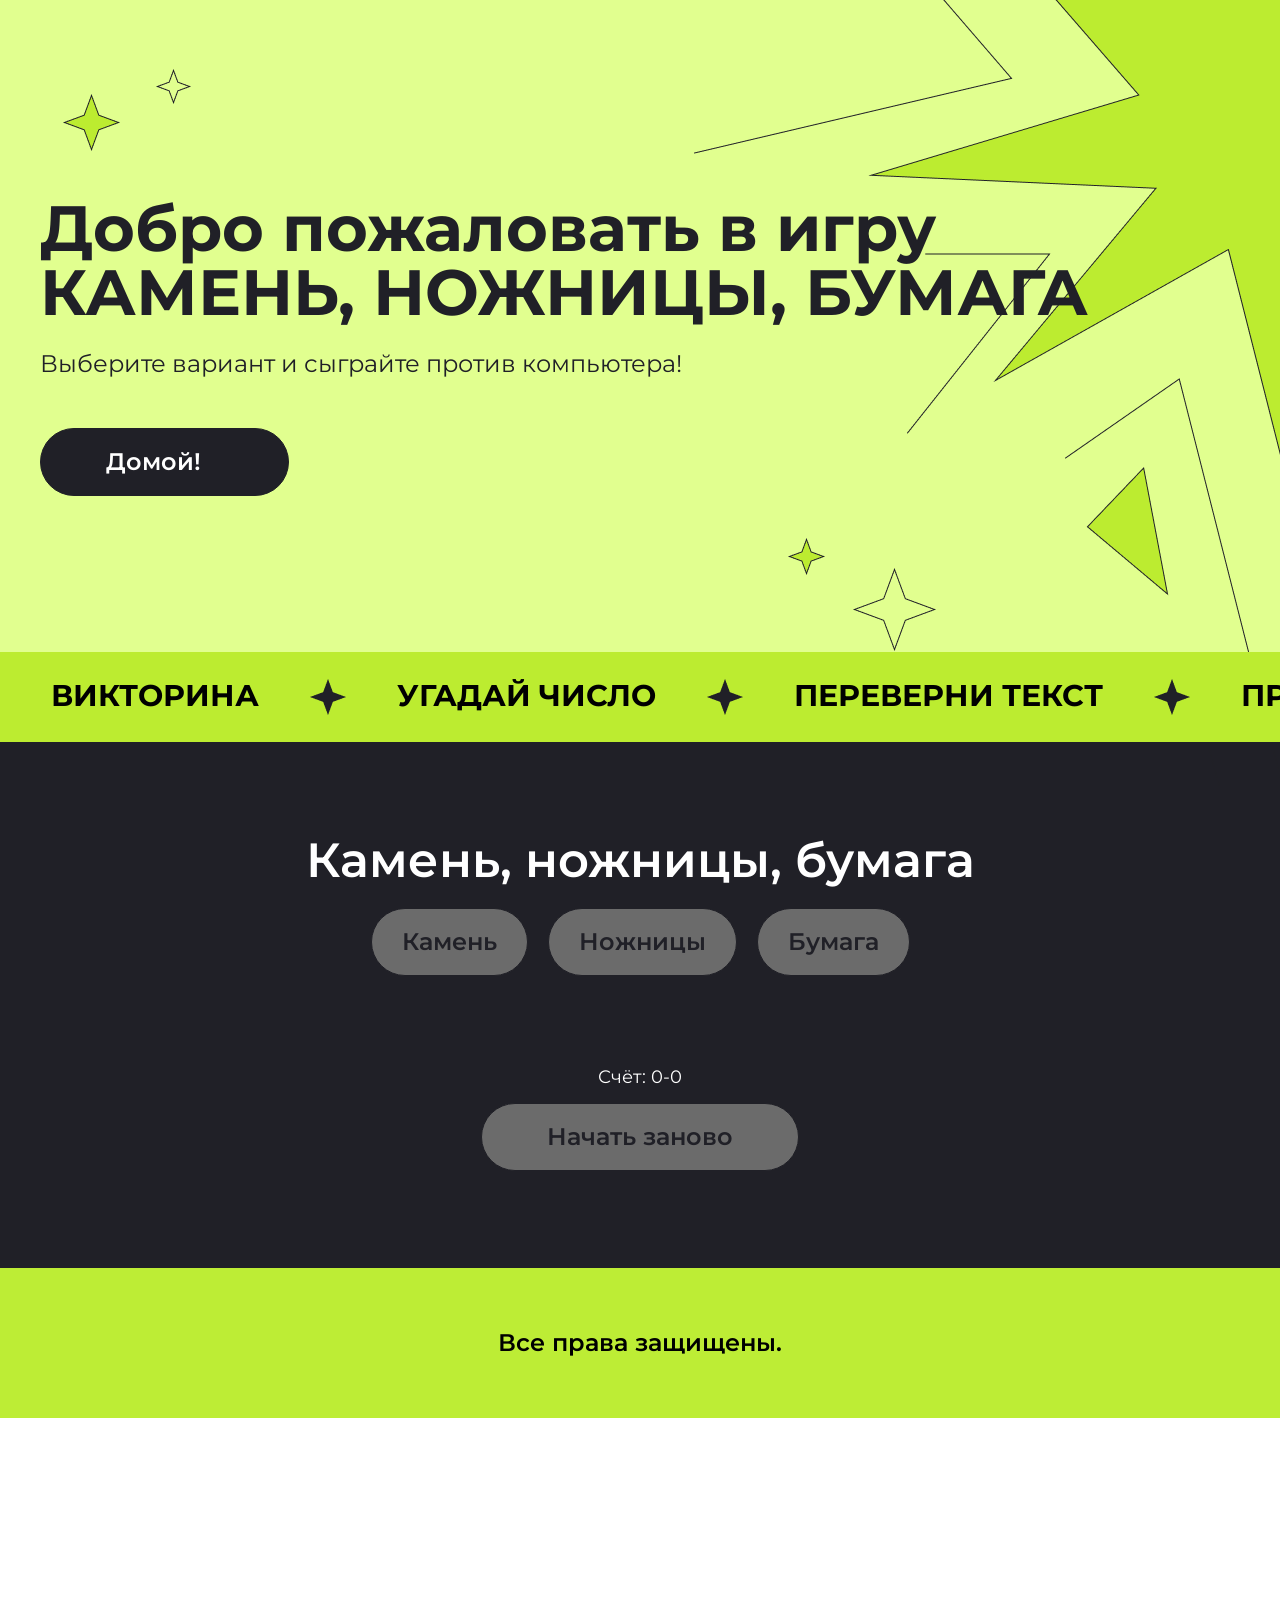
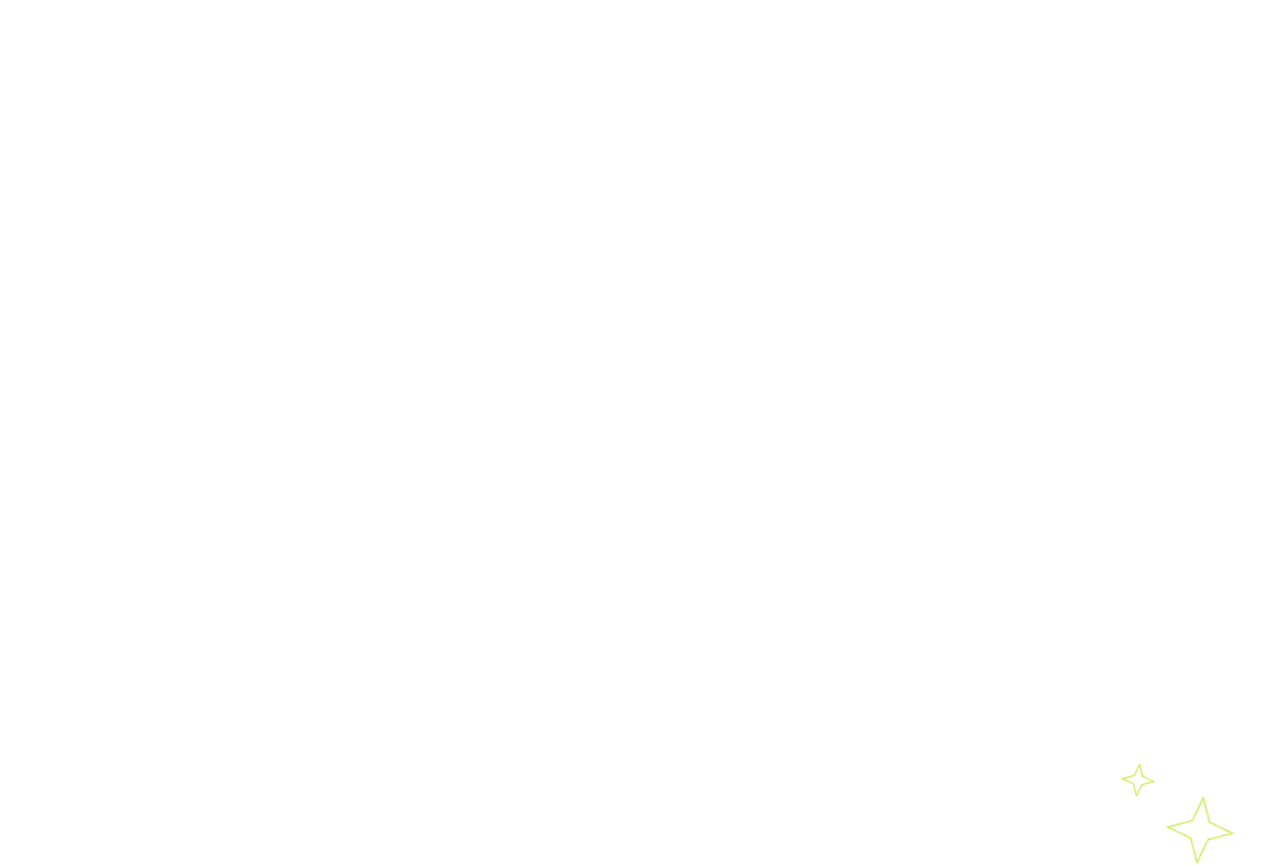
<file: rsp.html>
<!DOCTYPE html>
<html lang="en">
<head>
  <meta charset="UTF-8">
  <meta http-equiv="X-UA-Compatible" content="IE=edge">
  <meta name="viewport" content="width=device-width, initial-scale=1.0">
  <title>Камень, ножницы, бумага</title>
  <link rel="stylesheet" href="style.css">
  <link rel="preconnect" href="https://fonts.googleapis.com">
  <link rel="preconnect" href="https://fonts.gstatic.com" crossorigin>
  <link href="https://fonts.googleapis.com/css2?family=Montserrat:ital,wght@0,100..900;1,100..900&family=Poppins:ital,wght@0,100;0,200;0,300;0,400;0,500;0,600;0,700;0,800;0,900;1,100;1,200;1,300;1,400;1,500;1,600;1,700;1,800;1,900&display=swap" rel="stylesheet">
</head>
<body>
    <section class="main-page">
        <header class="header center">
            <div class="background">
                <span><img class="background__image-1" src="Image/Group-stars.png" alt="*"></span>
                <span><img class="background__image-2" src="Image/Transparent-star.png" alt="*"></span>
                <span><img class="background__image-3" src="Image/Green-star.png" alt="*"></span>
                <span><img class="background__image-4" src="Image/Transparent-star-small.png" alt="*"></span>
                <span><img class="background__image-5" src="Image/Green-star-big.png" alt="*"></span>
                <span><img class="background__image-6" src="Image/Star-mobile.png" alt="*"></span>
            </div>
            <div class="welcom">
                <h1 class="welcom__greeting">Добро пожаловать в игру <br>КАМЕНЬ, НОЖНИЦЫ, БУМАГА</h1>
                <p class="welcom__description">Выберите вариант и сыграйте против компьютера!</p>
                <a class="welcom__start" href="index.html">Домой!</a>
            </div>          
        </header>
    </section>
    <div class="scroll-bar">
        <div class="scroll-bar__list">
            <span class="scroll-bar__name">ВИКТОРИНА</span>
            <span><img class="scroll-bar__star" src="Image/Black-star.png" alt="*"></span>
            <span class="scroll-bar__name">УГАДАЙ ЧИСЛО</span>
            <span><img class="scroll-bar__star" src="Image/Black-star.png" alt="*"></span>
            <span class="scroll-bar__name">ПЕРЕВЕРНИ ТЕКСТ</span>
            <span><img class="scroll-bar__star" src="Image/Black-star.png" alt="*"></span>
            <span class="scroll-bar__name">ПРОСТАЯ АРИФМЕТИКА</span>
            <span><img class="scroll-bar__star" src="Image/Black-star.png" alt="*"></span>
            <span class="scroll-bar__name">КАМЕНЬ, НОЖНИЦЫ, БУМАГА</span>
            <span><img class="scroll-bar__star" src="Image/Black-star.png" alt="*"></span>
            <span class="scroll-bar__name">ГЕНЕРАТОР СЛУЧАЙНЫХ ЦВЕТОВ</span>
            <span><img class="scroll-bar__star" src="Image/Black-star.png" alt="*"></span>
            <span class="scroll-bar__name">ВИКТОРИНА</span>
            <span><img class="scroll-bar__star" src="Image/Black-star.png" alt="*"></span>
            <span class="scroll-bar__name">УГАДАЙ ЧИСЛО</span>
            <span><img class="scroll-bar__star" src="Image/Black-star.png" alt="*"></span>
            <span class="scroll-bar__name">ПЕРЕВЕРНИ ТЕКСТ</span>
            <span><img class="scroll-bar__star" src="Image/Black-star.png" alt="*"></span>
            <span class="scroll-bar__name">ПРОСТАЯ АРИФМЕТИКА</span>
            <span><img class="scroll-bar__star" src="Image/Black-star.png" alt="*"></span>
            <span class="scroll-bar__name">КАМЕНЬ, НОЖНИЦЫ, БУМАГА</span>
            <span><img class="scroll-bar__star" src="Image/Black-star.png" alt="*"></span>
            <span class="scroll-bar__name">ГЕНЕРАТОР СЛУЧАЙНЫХ ЦВЕТОВ</span>
            <span><img class="scroll-bar__star" src="Image/Black-star.png" alt="*"></span>
            <span class="scroll-bar__name">ВИКТОРИНА</span>
            <span><img class="scroll-bar__star" src="Image/Black-star.png" alt="*"></span>
            <span class="scroll-bar__name">УГАДАЙ ЧИСЛО</span>
            <span><img class="scroll-bar__star" src="Image/Black-star.png" alt="*"></span>
            <span class="scroll-bar__name">ПЕРЕВЕРНИ ТЕКСТ</span>
            <span><img class="scroll-bar__star" src="Image/Black-star.png" alt="*"></span>
            <span class="scroll-bar__name">ПРОСТАЯ АРИФМЕТИКА</span>
            <span><img class="scroll-bar__star" src="Image/Black-star.png" alt="*"></span>
            <span class="scroll-bar__name">КАМЕНЬ, НОЖНИЦЫ, БУМАГА</span>
            <span><img class="scroll-bar__star" src="Image/Black-star.png" alt="*"></span>
            <span class="scroll-bar__name">ГЕНЕРАТОР СЛУЧАЙНЫХ ЦВЕТОВ</span>
            <span><img class="scroll-bar__star" src="Image/Black-star.png" alt="*"></span>
        </div>
    </div>

    <section class="mini-game center">
        <div class="mini-game__image">
            <span><img class="mini-game__image-1" src="Image/BG-star-medium.png" alt="*"></span>
            <span><img class="mini-game__image-2" src="Image/BG-star-small.png" alt="*"></span>
        </div>
        <div class="rsp-game">
            <h1 class="rsp-game__name">Камень, ножницы, бумага</h1>
            <div class="rsp-game__choices">
                <button class="rsp-game__choice" data-choice="камень">Камень</button>
                <button class="rsp-game__choice" data-choice="ножницы">Ножницы</button>
                <button class="rsp-game__choice" data-choice="бумага">Бумага</button>
            </div>
            <div class="rsp-game__result" id="result"></div>
            <div class="rsp-game__score" id="score">Счёт: 0‑0</div>
            <button class="rsp-game__button" id="resetBtn">Начать заново</button>
        </div>
    </section>

    <footer class="footer">
        <p class="footer__text">Все права защищены.</p>
    </footer>
    <script src="rspScript.js"></script>
</body>
</html>
</file>
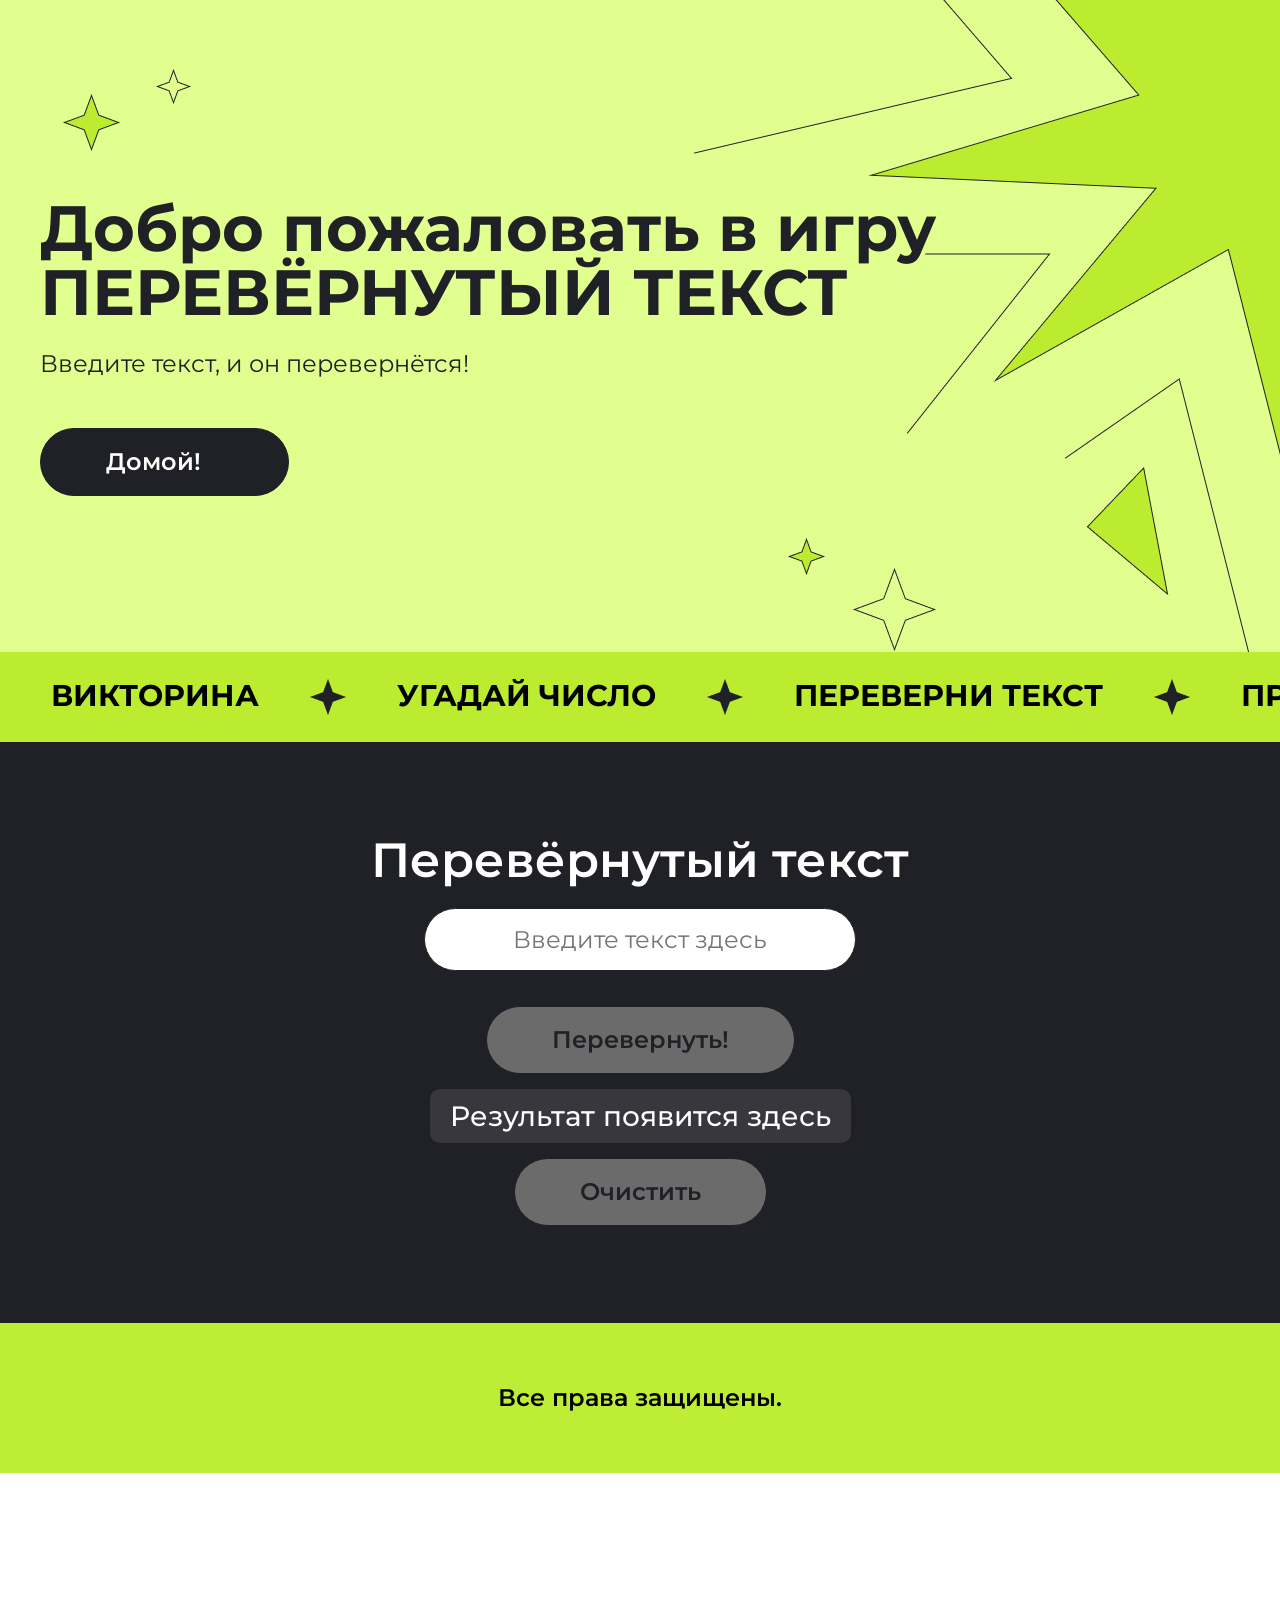
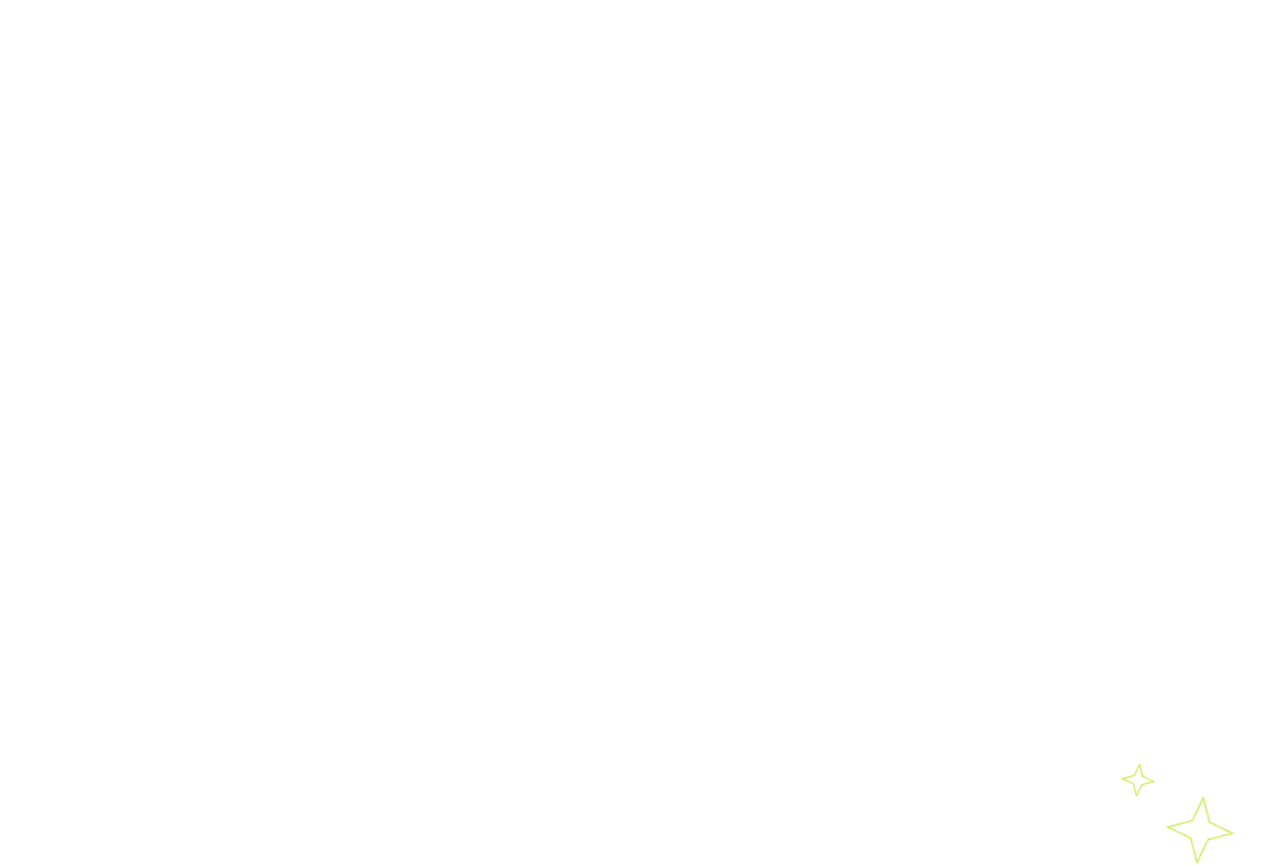
<file: turnText.html>
<!DOCTYPE html>
<html lang="ru">
<head>
    <meta charset="UTF-8">
    <meta http-equiv="X-UA-Compatible" content="IE=edge">
    <meta name="viewport" content="width=device-width, initial-scale=1.0">
    <title>Перевёрнутый текст</title>
    <link rel="stylesheet" href="style.css">
    <link rel="preconnect" href="https://fonts.googleapis.com">
    <link rel="preconnect" href="https://fonts.gstatic.com" crossorigin>
    <link href="https://fonts.googleapis.com/css2?family=Montserrat:ital,wght@0,100..900;1,100..900&family=Poppins:ital,wght@0,100;0,200;0,300;0,400;0,500;0,600;0,700;0,800;0,900;1,100;1,200;1,300;1,400;1,500;1,600;1,700;1,800;1,900&display=swap" rel="stylesheet">
</head>
<body>
    <section class="main-page">
        <header class="header center">
            <div class="background">
                <span><img class="background__image-1" src="Image/Group-stars.png" alt="*"></span>
                <span><img class="background__image-2" src="Image/Transparent-star.png" alt="*"></span>
                <span><img class="background__image-3" src="Image/Green-star.png" alt="*"></span>
                <span><img class="background__image-4" src="Image/Transparent-star-small.png" alt="*"></span>
                <span><img class="background__image-5" src="Image/Green-star-big.png" alt="*"></span>
                <span><img class="background__image-6" src="Image/Star-mobile.png" alt="*"></span>
            </div>
            <div class="welcom">
                <h1 class="welcom__greeting">Добро пожаловать в игру <br>ПЕРЕВЁРНУТЫЙ ТЕКСТ</h1>
                <p class="welcom__description">Введите текст, и он перевернётся!</p>
                <a class="welcom__start" href="index.html">Домой!</a>
            </div>         
        </header>
    </section>
    <div class="scroll-bar">
        <div class="scroll-bar__list">
            <span class="scroll-bar__name">ВИКТОРИНА</span>
            <span><img class="scroll-bar__star" src="Image/Black-star.png" alt="*"></span>
            <span class="scroll-bar__name">УГАДАЙ ЧИСЛО</span>
            <span><img class="scroll-bar__star" src="Image/Black-star.png" alt="*"></span>
            <span class="scroll-bar__name">ПЕРЕВЕРНИ ТЕКСТ</span>
            <span><img class="scroll-bar__star" src="Image/Black-star.png" alt="*"></span>
            <span class="scroll-bar__name">ПРОСТАЯ АРИФМЕТИКА</span>
            <span><img class="scroll-bar__star" src="Image/Black-star.png" alt="*"></span>
            <span class="scroll-bar__name">КАМЕНЬ, НОЖНИЦЫ, БУМАГА</span>
            <span><img class="scroll-bar__star" src="Image/Black-star.png" alt="*"></span>
            <span class="scroll-bar__name">ГЕНЕРАТОР СЛУЧАЙНЫХ ЦВЕТОВ</span>
            <span><img class="scroll-bar__star" src="Image/Black-star.png" alt="*"></span>
            <span class="scroll-bar__name">ВИКТОРИНА</span>
            <span><img class="scroll-bar__star" src="Image/Black-star.png" alt="*"></span>
            <span class="scroll-bar__name">УГАДАЙ ЧИСЛО</span>
            <span><img class="scroll-bar__star" src="Image/Black-star.png" alt="*"></span>
            <span class="scroll-bar__name">ПЕРЕВЕРНИ ТЕКСТ</span>
            <span><img class="scroll-bar__star" src="Image/Black-star.png" alt="*"></span>
            <span class="scroll-bar__name">ПРОСТАЯ АРИФМЕТИКА</span>
            <span><img class="scroll-bar__star" src="Image/Black-star.png" alt="*"></span>
            <span class="scroll-bar__name">КАМЕНЬ, НОЖНИЦЫ, БУМАГА</span>
            <span><img class="scroll-bar__star" src="Image/Black-star.png" alt="*"></span>
            <span class="scroll-bar__name">ГЕНЕРАТОР СЛУЧАЙНЫХ ЦВЕТОВ</span>
            <span><img class="scroll-bar__star" src="Image/Black-star.png" alt="*"></span>
            <span class="scroll-bar__name">ВИКТОРИНА</span>
            <span><img class="scroll-bar__star" src="Image/Black-star.png" alt="*"></span>
            <span class="scroll-bar__name">УГАДАЙ ЧИСЛО</span>
            <span><img class="scroll-bar__star" src="Image/Black-star.png" alt="*"></span>
            <span class="scroll-bar__name">ПЕРЕВЕРНИ ТЕКСТ</span>
            <span><img class="scroll-bar__star" src="Image/Black-star.png" alt="*"></span>
            <span class="scroll-bar__name">ПРОСТАЯ АРИФМЕТИКА</span>
            <span><img class="scroll-bar__star" src="Image/Black-star.png" alt="*"></span>
            <span class="scroll-bar__name">КАМЕНЬ, НОЖНИЦЫ, БУМАГА</span>
            <span><img class="scroll-bar__star" src="Image/Black-star.png" alt="*"></span>
            <span class="scroll-bar__name">ГЕНЕРАТОР СЛУЧАЙНЫХ ЦВЕТОВ</span>
            <span><img class="scroll-bar__star" src="Image/Black-star.png" alt="*"></span>
        </div>
    </div>

    <section class="mini-game center">
        <div class="mini-game__image">
            <span><img class="mini-game__image-1" src="Image/BG-star-medium.png" alt="*"></span>
            <span><img class="mini-game__image-2" src="Image/BG-star-small.png" alt="*"></span>
        </div>  
        <div class="turn-text">
            <h1 class="turn-text__name">Перевёрнутый текст</h1>
            <input class="turn-text__input" type="text" id="textInput" placeholder="Введите текст здесь">
            <button class="turn-text__button" id="turnBtn">Перевернуть!</button>
            <div class="turn-text__result" id="result">Результат появится здесь</div>
            <button class="turn-text__button" id="clearBtn">Очистить</button>
        </div>
    </section>  

    <footer class="footer">
        <p class="footer__text">Все права защищены.</p>
    </footer>
    <script src="turnTextScript.js"></script>
</body>
</html>
</file>
<file: style.css>
* {
  margin: 0;
  padding: 0;
  font-family: "Montserrat", sans-serif;
}

html {
  scroll-behavior: smooth;
}

a,
input,
button,
select {
  transition: all 0.3s;
  text-decoration: none;
}

.center {
  padding-left: calc(50% - 600px);
  padding-right: calc(50% - 600px);
}

.main-page {
  background-color: #E1FF8F;
}

.background__image-1 {
  position: absolute;
  left: calc(100% - 586px);
  z-index: 0;
}
.background__image-2 {
  position: absolute;
  top: 568px;
  left: calc(100% - 427px);
}
.background__image-3 {
  position: absolute;
  top: 538px;
  left: calc(100% - 492px);
}
.background__image-4 {
  position: absolute;
  top: 69px;
  left: 156px;
}
.background__image-5 {
  position: absolute;
  top: 94px;
  left: 63px;
}
.background__image-6 {
  display: none;
}

.welcom {
  padding-top: 196px;
  padding-bottom: 156px;
}
.welcom__greeting {
  font-size: 64px;
  font-weight: 700;
  line-height: 100%;
  color: #202027;
  padding-bottom: 24px;
  position: relative;
  z-index: 1;
}
.welcom__description {
  font-size: 24px;
  font-weight: 400;
  line-height: 32px;
  color: #202027;
}
.welcom__description-weight {
  font-weight: 600;
}
.welcom__start {
  display: block;
  width: 117px;
  background-color: #202027;
  padding: 16px 65px;
  border: 1px solid #202027;
  border-radius: 60px;
  color: #FFFFFF;
  font-size: 24px;
  line-height: 142%;
  font-weight: 600;
  margin-top: 48px;
  cursor: pointer;
}
.welcom__start:hover {
  background-color: #FFFFFF;
  color: #202027;
}

.scroll-bar {
  background-color: #BCEC30;
  width: 100%;
  overflow: hidden;
  white-space: nowrap;
  position: relative;
}
.scroll-bar__list {
  display: inline-flex;
  animation: scroll-bar 10s linear infinite;
}
.scroll-bar__name {
  font-size: 30px;
  font-weight: 700;
  line-height: 110%;
  padding: 27px 51px 30px 51px;
}
.scroll-bar__star {
  width: 36px;
  height: 36px;
  padding-top: 27px;
}

.section-header {
  font-size: 64px;
  font-weight: 700;
  line-height: 100%;
  color: #FFFFFF;
  padding-bottom: 24px;
  padding-top: 94px;
}

.about {
  background-color: #202027;
}
.about__info {
  font-size: 24px;
  font-weight: 400;
  line-height: 32px;
  color: #FFFFFF;
}
.about__image-1 {
  position: absolute;
  top: 877px;
  left: calc(100% - 459px);
  z-index: 0;
}
.about__image-2 {
  position: absolute;
  top: 1622px;
  left: 40px;
  z-index: 0;
}
.about__image-3 {
  position: absolute;
  top: 1570px;
  left: 25px;
  z-index: 0;
}

.game {
  padding-top: 72px;
  padding-bottom: 50px;
  display: grid;
  grid-template-columns: repeat(12, 1fr);
  gap: 32px;
  position: relative;
  z-index: 1;
}
.game__block {
  grid-column: span 4;
  display: flex;
  flex-direction: column;
  justify-content: space-between;
  gap: 32px;
}
.game__link {
  cursor: pointer;
}
.game__cart {
  background-color: #FFFFFF;
  border-radius: 30px;
  transition: transform 0.3s;
}
.game__cart:hover {
  transform: scale(1.07);
}
.game__image {
  border-radius: 30px;
  width: 100%;
}
.game__image-number {
  background-color: #AD61FF;
}
.game__image-arithmetic {
  background-color: #FDAD00;
}
.game__image-turn {
  background-color: #565EEF;
}
.game__image-rsp {
  background-color: #271A58;
}
.game__image-quiz {
  background-color: #99D100;
}
.game__image-generator {
  background-color: #271A58;
}
.game__number {
  background-color: #F7F7F7;
  color: #202027;
  width: 76px;
  font-size: 16px;
  line-height: 110%;
  font-weight: 500;
  margin-top: 32px;
  margin-left: 32px;
  padding: 8px 16px 10px 16px;
  border-radius: 53px;
}
.game__name {
  color: #202027;
  font-size: 32px;
  line-height: 100%;
  font-weight: 700;
  padding-top: 16px;
  padding-left: 32px;
  padding-bottom: 36px;
}

.mini-game {
  background-color: #202027;
  padding-bottom: 72px;
}
.mini-game__image-1 {
  position: absolute;
  top: 2396px;
  left: calc(100% - 114px);
  height: 69px;
  width: 69px;
  z-index: 0;
}
.mini-game__image-2 {
  position: absolute;
  top: 2363px;
  left: calc(100% - 159px);
  height: 35px;
  width: 35px;
  z-index: 0;
}

.play {
  display: grid;
  grid-template-columns: repeat(12, 1fr);
  gap: 32px;
  position: relative;
  z-index: 1;
}
.play__block {
  background-color: #FFFFFF;
  border-radius: 30px;
  grid-column: span 12;
  display: flex;
  justify-content: space-between;
  height: auto;
}
.play__left {
  flex-direction: row;
}
.play__right {
  flex-direction: row-reverse;
}
.play__cart {
  padding: 48px;
  width: 504px;
}
.play__name {
  color: #202027;
  font-size: 48px;
  line-height: 100%;
  font-weight: 700;
  padding-bottom: 24px;
}
.play__about {
  color: #202027;
  font-size: 24px;
  line-height: 32px;
  font-weight: 400;
  padding-bottom: 36px;
}
.play__link {
  display: block;
  width: 97px;
  background-color: #202027;
  padding: 16px 75px;
  border: 1px solid #202027;
  border-radius: 60px;
  color: #FFFFFF;
  font-size: 24px;
  line-height: 142%;
  font-weight: 600;
  cursor: pointer;
}
.play__link:hover {
  background-color: #FFFFFF;
  color: #202027;
}
.play__color {
  width: 600px;
  display: flex;
}
.play__image {
  border-radius: 30px;
  width: 100%;
}
.play__image-number {
  background-color: #AD61FF;
}
.play__image-arithmetic {
  background-color: #FDAD00;
}
.play__image-turn {
  background-color: #565EEF;
}
.play__image-rsp {
  background-color: #271A58;
}
.play__image-quiz {
  background-color: #99D100;
}
.play__image-generator {
  background-color: #271A58;
}

.footer {
  height: 150px;
  background-color: #BDED35;
  display: flex;
  align-items: center;
  justify-content: center;
}
.footer__text {
  font-size: 24px;
  font-weight: 600;
  line-height: 100%;
  color: #000000;
}

@keyframes scroll-bar {
  0% {
    transform: translateX(0%);
  }
  100% {
    transform: translateX(-33%);
  }
}
.number {
  padding-top: 94px;
  padding-bottom: 10px;
  display: flex;
  align-items: center;
  flex-direction: column;
  flex-wrap: nowrap;
}
.number__name {
  font-size: 48px;
  font-weight: 600;
  line-height: 100%;
  color: #fff;
  padding-bottom: 24px;
}
.number__about {
  font-size: 24px;
  font-weight: 400;
  line-height: 32px;
  color: #fff;
  padding-bottom: 12px;
}
.number__input {
  background-color: #fff;
  width: 200px;
  padding: 16px 65px;
  border: 1px solid #202027;
  border-radius: 60px;
  font-size: 24px;
  outline: none;
}
.number__button {
  background-color: #6b6b6b;
  padding: 16px 65px;
  border: 1px solid #202027;
  border-radius: 60px;
  color: #202027;
  font-size: 24px;
  line-height: 142%;
  font-weight: 600;
  margin: 24px;
  cursor: pointer;
}
.number__button:hover {
  background-color: #fff;
}

.hint-higher {
  margin-bottom: 12px;
  color: #fff;
  font-size: 18px;
}
.hint-lower {
  margin-bottom: 12px;
  color: #fff;
  font-size: 18px;
}

.correct {
  margin-bottom: 12px;
  color: #fff;
  font-size: 18px;
}

.arithmetic {
  padding-top: 94px;
  padding-bottom: 10px;
  display: flex;
  align-items: center;
  flex-direction: column;
  flex-wrap: nowrap;
}
.arithmetic__name {
  font-size: 48px;
  font-weight: 600;
  line-height: 100%;
  color: #fff;
  padding-bottom: 24px;
}
.arithmetic__task {
  font-size: 36px;
  font-weight: 500;
  color: #fff;
  padding-bottom: 20px;
}
.arithmetic__input {
  background-color: #fff;
  width: 200px;
  padding: 16px 65px;
  border: 1px solid #202027;
  border-radius: 60px;
  font-size: 24px;
  outline: none;
  text-align: center;
}
.arithmetic__button {
  background-color: #6b6b6b;
  padding: 16px 65px;
  border: 1px solid #202027;
  border-radius: 60px;
  color: #202027;
  font-size: 24px;
  line-height: 142%;
  font-weight: 600;
  margin: 15px;
  cursor: pointer;
  transition: background-color 0.3s;
}
.arithmetic__button:hover {
  background-color: #fff;
}
.arithmetic__result {
  font-size: 20px;
  font-weight: 500;
  margin-top: 10px;
  min-height: 24px;
  color: orange;
}
.arithmetic__score {
  font-size: 18px;
  color: #fff;
  margin-top: 10px;
}

.correct {
  color: #4CAF50;
}

.incorrect {
  color: #F44336;
}

.turn-text {
  padding-top: 94px;
  padding-bottom: 10px;
  display: flex;
  align-items: center;
  flex-direction: column;
  flex-wrap: nowrap;
}
.turn-text__name {
  font-size: 48px;
  font-weight: 600;
  line-height: 100%;
  color: #fff;
  padding-bottom: 24px;
}
.turn-text__input {
  background-color: #fff;
  width: 300px;
  padding: 16px 65px;
  border: 1px solid #202027;
  border-radius: 60px;
  font-size: 24px;
  outline: none;
  text-align: center;
  margin-bottom: 20px;
}
.turn-text__button {
  background-color: #6b6b6b;
  padding: 16px 65px;
  border: 1px solid #202027;
  border-radius: 60px;
  color: #202027;
  font-size: 24px;
  line-height: 142%;
  font-weight: 600;
  margin: 15px;
  cursor: pointer;
  transition: background-color 0.3s;
}
.turn-text__button:hover {
  background-color: #fff;
}
.turn-text__result {
  font-size: 28px;
  font-weight: 500;
  min-height: 32px;
  color: #fff;
  text-align: center;
  padding: 10px 20px;
  background-color: rgba(255, 255, 255, 0.1);
  border-radius: 10px;
  max-width: 80%;
}

.rsp-game {
  padding-top: 94px;
  padding-bottom: 10px;
  display: flex;
  align-items: center;
  flex-direction: column;
  flex-wrap: nowrap;
}
.rsp-game__name {
  font-size: 48px;
  font-weight: 600;
  line-height: 100%;
  color: #fff;
  padding-bottom: 24px;
}
.rsp-game__choices {
  display: flex;
  gap: 20px;
  margin-bottom: 30px;
}
.rsp-game__choice {
  background-color: #6b6b6b;
  padding: 16px 30px;
  border: 1px solid #202027;
  border-radius: 60px;
  color: #202027;
  font-size: 24px;
  line-height: 142%;
  font-weight: 600;
  cursor: pointer;
  transition: background-color 0.3s;
}
.rsp-game__choice:hover {
  background-color: #fff;
}
.rsp-game__result {
  font-size: 20px;
  font-weight: 500;
  margin-top: 10px;
  min-height: 40px;
  text-align: center;
}
.rsp-game__score {
  font-size: 18px;
  color: #fff;
  margin-top: 10px;
}
.rsp-game__button {
  background-color: #6b6b6b;
  padding: 16px 65px;
  border: 1px solid #202027;
  border-radius: 60px;
  color: #202027;
  font-size: 24px;
  line-height: 142%;
  font-weight: 600;
  margin: 15px;
  cursor: pointer;
  transition: background-color 0.3s;
}
.rsp-game__button:hover {
  background-color: #fff;
}

.win {
  color: #4CAF50;
}

.lose {
  color: #F44336;
}

.draw {
  color: #FFA500;
}

.quiz {
  padding-top: 64px;
  display: flex;
  justify-content: center;
}
.quiz__container {
  max-width: 600px;
  width: 100%;
  background: #2a2a36;
  padding: 30px;
  border-radius: 10px;
}
.quiz__title {
  font-size: 28px;
  font-weight: 600;
  text-align: center;
  margin-bottom: 25px;
  color: #BDED35;
}
.quiz__button {
  display: block;
  margin: 30px auto 20px;
  padding: 14px 30px;
  background-color: #BDED35;
  color: #202027;
  border: none;
  border-radius: 6px;
  font-size: 16px;
  font-weight: 600;
  cursor: pointer;
  transition: background-color 0.3s;
}
.quiz__button:hover {
  background-color: #E1FF8F;
}
.quiz__result {
  text-align: center;
  font-size: 20px;
  font-weight: 600;
  margin-top: 20px;
  padding: 15px;
  border-radius: 6px;
}

.question {
  margin-bottom: 20px;
  padding-bottom: 15px;
  border-bottom: 1px solid #eee;
}
.question__text {
  font-size: 18px;
  font-weight: 500;
  margin-bottom: 12px;
  color: #BDED35;
}

.options {
  display: flex;
  flex-direction: column;
  gap: 8px;
}

.option {
  display: flex;
  align-items: center;
  cursor: pointer;
  padding: 8px 12px;
  border: 1px solid #ddd;
  border-radius: 6px;
  transition: all 0.3s ease;
  color: #E1FF8F;
}
.option:hover {
  background-color: #4c4c60;
  border-color: #E1FF8F;
  color: #E1FF8F;
  font-weight: 500;
}

.option input {
  margin-right: 10px;
}

.correct-result {
  background-color: #d4edda;
  color: #1b8233;
  border: 1px solid #c3e6cb;
}

.incorrect-result {
  background-color: #f8d7da;
  color: #bd1a2a;
  border: 1px solid #f5c6cb;
}

.color {
  padding-top: 94px;
  padding-bottom: 10px;
  display: flex;
  align-items: center;
  flex-direction: column;
  flex-wrap: nowrap;
}
.color__title {
  font-size: 48px;
  font-weight: 600;
  line-height: 100%;
  color: #fff;
  padding-bottom: 24px;
}
.color__about {
  font-size: 18px;
  font-weight: 500;
  color: #fff;
  padding-bottom: 20px;
}
.color__button {
  background-color: #7e9f22;
  color: white;
  border: none;
  padding: 16px 48px;
  font-size: 20px;
  font-weight: 600;
  border-radius: 50px;
  cursor: pointer;
  box-shadow: 0 4px 8px rgba(0, 0, 0, 0.2);
}
.color__button:hover {
  background-color: #c6f741;
  box-shadow: 0 6px 12px rgba(0, 0, 0, 0.3);
}

.current-color {
  margin-top: 30px;
  font-size: 16px;
  color: #fff;
  background: rgba(255, 255, 255, 0.1);
  padding: 12px 24px;
  border-radius: 10px;
  backdrop-filter: blur(5px);
}

@media (max-width: 767px) {
  .center {
    padding-left: calc(50% - 202px);
    padding-right: calc(50% - 202px);
  }
  .background__image-1 {
    display: none;
  }
  .background__image-2 {
    position: absolute;
    top: 552px;
    left: calc(100% - 73px);
    width: 39px;
    height: 41px;
  }
  .background__image-3 {
    position: absolute;
    top: 529px;
    left: calc(100% - 104px);
    width: 18px;
    height: 18px;
  }
  .background__image-4 {
    position: absolute;
    top: 64px;
    left: 91px;
    width: 21px;
    height: 21px;
  }
  .background__image-5 {
    position: absolute;
    top: 97px;
    left: 37px;
    width: 35px;
    height: 35px;
  }
  .background__image-6 {
    display: block;
    position: absolute;
    left: calc(100% - 160px);
  }
  .section-header {
    font-size: 40px;
    padding: 48px 16px;
  }
  .welcom {
    padding-top: 147px;
    padding-bottom: 131px;
    display: flex;
    align-items: center;
    flex-direction: column;
  }
  .welcom__greeting {
    font-size: 40px;
    text-align: center;
  }
  .welcom__description {
    font-size: 16px;
    text-align: center;
    line-height: 100%;
  }
  .welcom__start {
    margin-top: 30px;
    font-size: 16px;
    padding: 16px 103px;
    width: 78px;
  }
  .scroll-bar {
    position: relative;
    width: 100%;
  }
  .scroll-bar__name {
    font-size: 16px;
    padding: 16px 27px 16px 24px;
  }
  .scroll-bar__star {
    width: 19px;
    height: 19px;
    padding-top: 16px;
  }
  .about {
    display: none;
  }
  .mini-game {
    padding-bottom: 10px;
  }
  .mini-game__image {
    display: none;
  }
  .play {
    display: flex;
    flex-direction: column;
    align-items: center;
  }
  .play__block {
    flex-wrap: wrap;
    justify-content: center;
    flex-direction: column-reverse;
    width: 343px;
  }
  .play__cart {
    display: flex;
    flex-direction: column;
    width: 314px;
    padding: 29px 0px 29px 29px;
  }
  .play__name {
    font-size: 40px;
    width: 100%;
  }
  .play__about {
    font-size: 16px;
    line-height: 100%;
    width: 100%;
  }
  .play__link {
    font-size: 16px;
    padding: 16px 103px;
    width: 78px;
  }
  .play__color {
    width: 343px;
  }
  .number {
    padding-top: 24px;
  }
  .number__name {
    font-size: 24px;
    padding-bottom: 18px;
  }
  .number__about {
    font-size: 12px;
    line-height: 24px;
    padding-bottom: 8px;
  }
  .number__input {
    width: 100px;
    padding: 8px 32px;
    border-radius: 30px;
    font-size: 12px;
  }
  .number__button {
    padding: 8px 32px;
    border-radius: 30px;
    font-size: 18px;
    line-height: 100%;
    margin: 18px;
  }
  .arithmetic {
    padding-top: 24px;
  }
  .arithmetic__name {
    font-size: 24px;
    padding-bottom: 18px;
  }
  .arithmetic__task {
    font-size: 18px;
    padding-bottom: 10px;
  }
  .arithmetic__input {
    width: 100px;
    padding: 8px 32px;
    border-radius: 30px;
    font-size: 12px;
  }
  .arithmetic__button {
    padding: 8px 32px;
    border-radius: 30px;
    font-size: 12px;
    line-height: 100%;
    margin: 18px;
  }
  .arithmetic__score {
    font-size: 12px;
  }
  .arithmetic__result {
    font-size: 10px;
    font-weight: 500;
    margin-top: 10px;
    min-height: 12px;
  }
  .turn-text {
    padding-top: 24px;
  }
  .turn-text__name {
    font-size: 24px;
    padding-bottom: 18px;
  }
  .turn-text__input {
    width: 100px;
    padding: 8px 32px;
    border-radius: 30px;
    font-size: 12px;
    margin-bottom: 10px;
  }
  .turn-text__button {
    padding: 8px 32px;
    border-radius: 30px;
    font-size: 12px;
    line-height: 100%;
    margin: 8px;
  }
  .turn-text__result {
    font-size: 10px;
    font-weight: 500;
    margin-top: 10px;
    min-height: 12px;
  }
  .rsp-game {
    padding-top: 24px;
  }
  .rsp-game__name {
    font-size: 24px;
    padding-bottom: 18px;
  }
  .rsp-game__choice {
    padding: 8px 15px;
    border-radius: 30px;
    font-size: 12px;
    line-height: 100%;
  }
  .rsp-game__choices {
    margin-bottom: 14px;
  }
  .rsp-game__button {
    padding: 8px 32px;
    border-radius: 30px;
    font-size: 12px;
    line-height: 100%;
    margin: 8px;
  }
  .rsp-game__result {
    font-size: 10px;
    font-weight: 500;
    margin-top: 10px;
    min-height: 12px;
  }
  .color__title {
    font-size: 24px;
    padding-bottom: 18px;
    text-align: center;
  }
  .color__about {
    font-size: 12px;
    padding-bottom: 10px;
    text-align: center;
  }
  .color__button {
    padding: 12px 36px;
    font-size: 14px;
    border-radius: 30px;
  }
  .current-color {
    margin-top: 14px;
    font-size: 12px;
    color: #fff;
    padding: 8px 16px;
  }
  .hint-higher {
    font-size: 12px;
  }
  .footer {
    height: 100px;
  }
  .footer__text {
    font-size: 20px;
  }
}/*# sourceMappingURL=style.css.map */
</file>
